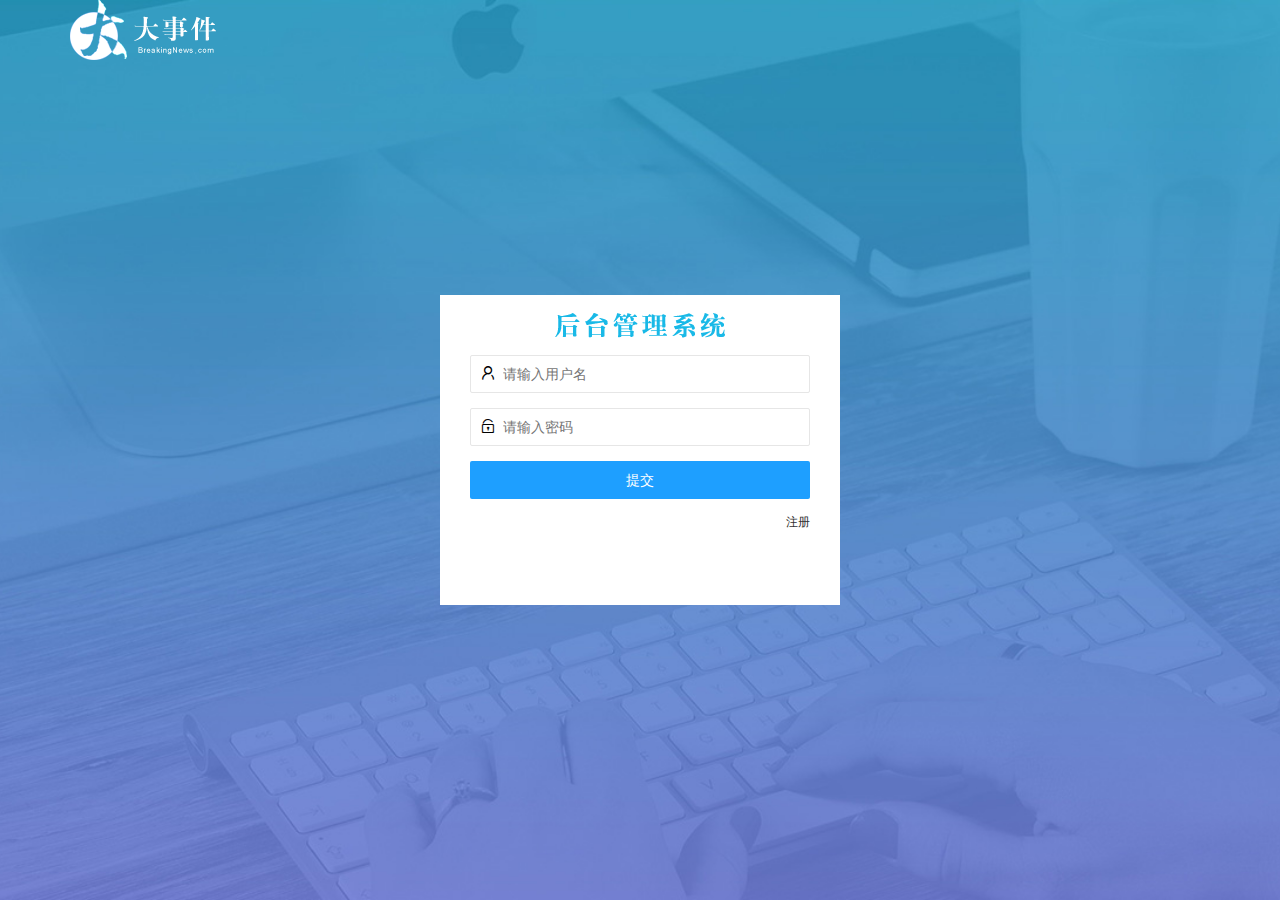
<file: login.html>
<!DOCTYPE html>
<html lang="en">
<head>
    <meta charset="UTF-8">
    <meta http-equiv="X-UA-Compatible" content="IE=edge">
    <meta name="viewport" content="width=device-width, initial-scale=1.0">
    <!-- 导入LayUI的样式 -->
    <link rel="stylesheet" href="assets/lib/layui/css/layui.css">
    <!-- 导入自己的样式表 -->
    <link rel="stylesheet" href="assets/css/login.css">
    <title>Document</title>
</head>
<body>
    <!-- 头部的Logo区域 -->
    <div class="layui-main">
        <img src="assets/images/logo.png" alt="">
    </div>

    <!-- 登录注册区域 -->
    <div class="loginAndRegBox">
        <div class="title-box"></div>
        <!-- 登录的div -->
        <div class="login-box">
            <!-- 登录的表单 -->
            <form class="layui-form login-form" action="">
                <!-- 用户名 -->
                <div class="layui-form-item">
                    <i class="layui-icon layui-icon-username" ></i> 
                    <input type="text" name="username" required  lay-verify="required|username" placeholder="请输入用户名" autocomplete="off" class="layui-input">
                </div>
                <!-- 密码 -->
                <div class="layui-form-item">
                    <i class="layui-icon layui-icon-password" ></i> 
                    <input type="password" name="password" required  lay-verify="required|password" placeholder="请输入密码" autocomplete="off" class="layui-input">
                </div>
                <!-- 登录按钮 -->
                <div class="layui-form-item">
                    <!-- 注意：表单提交按钮和普通按钮的区别，就是lay-submit属性 -->
                    <button lay-submit class="layui-btn layui-btn-normal layui-btn-fluid" >提交</button>    
                </div>
                <div class="layui-form-item links">
                    <a href="javascript:;" id="link_reg">注册</a>
                </div>
            </form>

        </div>
        <!-- 注册的div -->
        <div class="reg-box">
            <!-- 注册的表单 -->
            <form class="layui-form reg-form" action="">
                <!-- 用户名 -->
                <div class="layui-form-item">
                    <i class="layui-icon layui-icon-username" ></i> 
                    <input type="text" name="username" required  lay-verify="required|username" placeholder="请输入用户名" autocomplete="off" class="layui-input">
                </div>
                <!-- 密码 -->
                <div class="layui-form-item">
                    <i class="layui-icon layui-icon-password" ></i> 
                    <input type="password" name="password" required  lay-verify="required|password" placeholder="请输入密码" autocomplete="off" class="layui-input">
                </div>
                <!-- 再次输入密码 -->
                <div class="layui-form-item">
                    <i class="layui-icon layui-icon-password" ></i> 
                    <input type="password" name="repassword" required  lay-verify="required|repassword" placeholder="再次确定密码" autocomplete="off" class="layui-input">
                </div>
                <!-- 登录按钮 -->
                <div class="layui-form-item">
                    <!-- 注意：表单提交按钮和普通按钮的区别，就是lay-submit属性 -->
                    <button lay-submit class="layui-btn layui-btn-normal layui-btn-fluid">提交</button>    
                </div>
                <div class="layui-form-item links">
                    <a href="javascript:;" id="link_login">去登录</a>
                </div>
            </form>
        </div>
    </div>


    <script src="assets/lib/jquery.js"></script>

    <script src="assets/lib/layui/layui.all.js"></script>

    <script src="assets/js/baseAPI.js"></script>

    <script src="assets/js/login.js"></script>

</body>
</html>
</file>
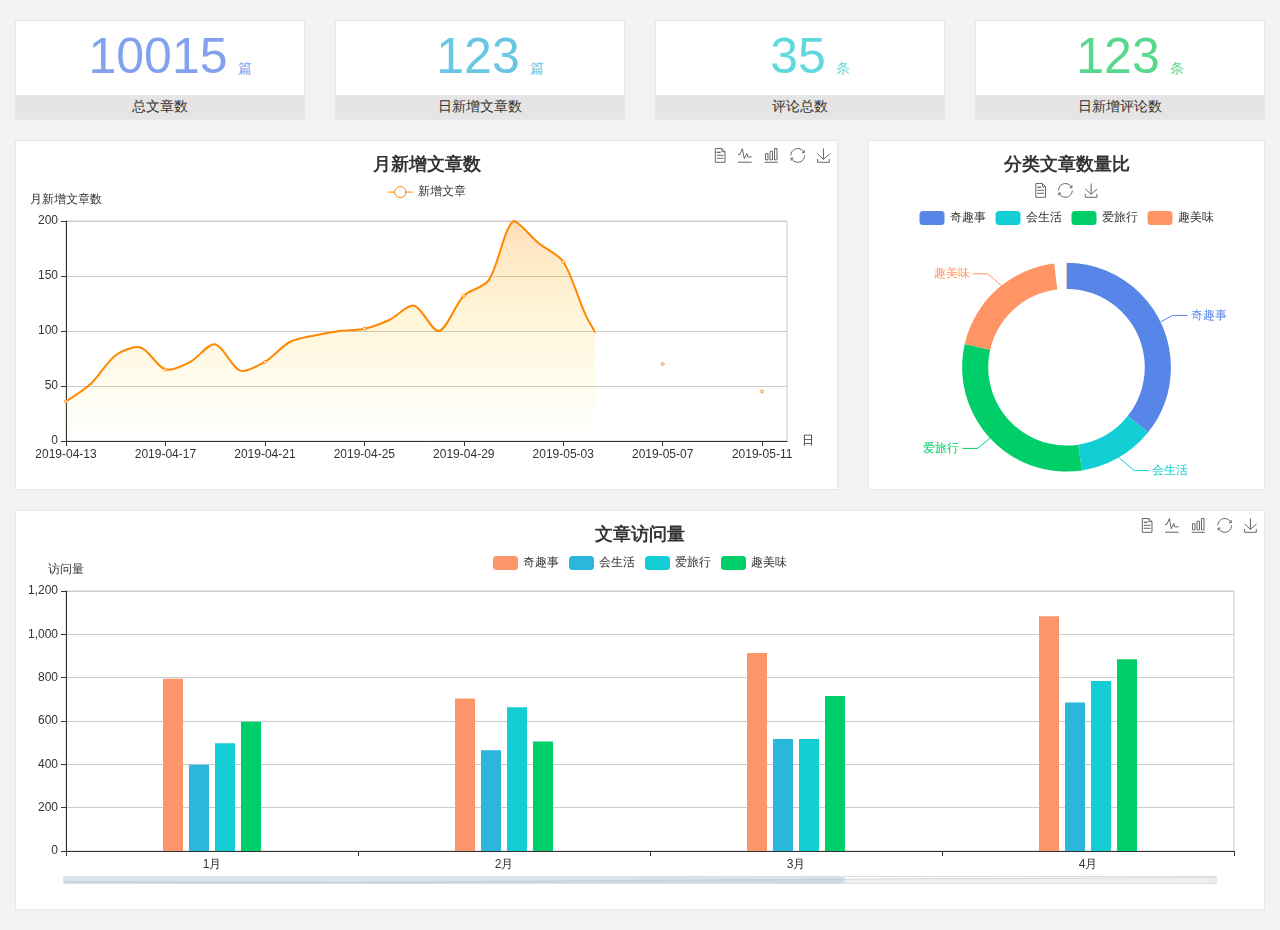
<file: home/dashboard.html>
<!DOCTYPE html>
<html lang="en">

<head>
  <meta charset="UTF-8">
  <meta name="viewport" content="width=device-width, initial-scale=1.0">
  <meta http-equiv="X-UA-Compatible" content="ie=edge">
  <title>图表统计</title>
  <link rel="stylesheet" href="../assets/lib/bootstrap.css" />
  <link rel="stylesheet" href="../assets/lib/main.css" />
  <script src="../assets/lib/jquery.js"></script>
  <script type="text/javascript" src="../assets/lib/echarts.min.js"></script>
</head>

<body>
  <div class="container-fluid">
    <div class="row spannel_list">
      <div class="col-sm-3 col-xs-6">
        <div class="spannel">
          <em>10015</em><span>篇</span>
          <b>总文章数</b>
        </div>
      </div>
      <div class="col-sm-3 col-xs-6">
        <div class="spannel scolor01">
          <em>123</em><span>篇</span>
          <b>日新增文章数</b>
        </div>
      </div>
      <div class="col-sm-3 col-xs-6">
        <div class="spannel scolor02">
          <em>35</em><span>条</span>
          <b>评论总数</b>
        </div>
      </div>
      <div class="col-sm-3 col-xs-6">
        <div class="spannel scolor03">
          <em>123</em><span>条</span>
          <b>日新增评论数</b>
        </div>
      </div>
    </div>
  </div>

  <div class="container-fluid">
    <div class="row curve-pie">
      <div class="col-lg-8 col-md-8">
        <div class="gragh_pannel" id="curve_show"></div>
      </div>
      <div class="col-lg-4 col-md-4">
        <div class="gragh_pannel" id="pie_show"></div>
      </div>
    </div>
  </div>

  <div class="container-fluid">
    <div class="column_pannel" id="column_show"></div>
  </div>

  <script>
    var oChart = echarts.init(document.getElementById('curve_show'));
    var aList_all = [
      { 'count': 36, 'date': '2019-04-13' },
      { 'count': 52, 'date': '2019-04-14' },
      { 'count': 78, 'date': '2019-04-15' },
      { 'count': 85, 'date': '2019-04-16' },
      { 'count': 65, 'date': '2019-04-17' },
      { 'count': 72, 'date': '2019-04-18' },
      { 'count': 88, 'date': '2019-04-19' },
      { 'count': 64, 'date': '2019-04-20' },
      { 'count': 72, 'date': '2019-04-21' },
      { 'count': 90, 'date': '2019-04-22' },
      { 'count': 96, 'date': '2019-04-23' },
      { 'count': 100, 'date': '2019-04-24' },
      { 'count': 102, 'date': '2019-04-25' },
      { 'count': 110, 'date': '2019-04-26' },
      { 'count': 123, 'date': '2019-04-27' },
      { 'count': 100, 'date': '2019-04-28' },
      { 'count': 132, 'date': '2019-04-29' },
      { 'count': 146, 'date': '2019-04-30' },
      { 'count': 200, 'date': '2019-05-01' },
      { 'count': 180, 'date': '2019-05-02' },
      { 'count': 163, 'date': '2019-05-03' },
      { 'count': 110, 'date': '2019-05-04' },
      { 'count': 80, 'date': '2019-05-05' },
      { 'count': 82, 'date': '2019-05-06' },
      { 'count': 70, 'date': '2019-05-07' },
      { 'count': 65, 'date': '2019-05-08' },
      { 'count': 54, 'date': '2019-05-09' },
      { 'count': 40, 'date': '2019-05-10' },
      { 'count': 45, 'date': '2019-05-11' },
      { 'count': 38, 'date': '2019-05-12' },
    ];

    let aCount = [];
    let aDate = [];

    for (var i = 0; i < aList_all.length; i++) {
      aCount.push(aList_all[i].count);
      aDate.push(aList_all[i].date);
    }

    var chartopt = {
      title: {
        text: '月新增文章数',
        left: 'center',
        top: '10'
      },
      tooltip: {
        trigger: 'axis'
      },
      legend: {
        data: ['新增文章'],
        top: '40'
      },
      toolbox: {
        show: true,
        feature: {
          mark: { show: true },
          dataView: { show: true, readOnly: false },
          magicType: { show: true, type: ['line', 'bar'] },
          restore: { show: true },
          saveAsImage: { show: true }
        }
      },
      calculable: true,
      xAxis: [
        {
          name: '日',
          type: 'category',
          boundaryGap: false,
          data: aDate
        }
      ],
      yAxis: [
        {
          name: '月新增文章数',
          type: 'value'
        }
      ],
      series: [
        {
          name: '新增文章',
          type: 'line',
          smooth: true,
          itemStyle: { normal: { areaStyle: { type: 'default' }, color: '#f80' }, lineStyle: { color: '#f80' } },
          data: aCount
        }],
      areaStyle: {
        normal: {
          color: new echarts.graphic.LinearGradient(0, 0, 0, 1, [{
            offset: 0,
            color: 'rgba(255,136,0,0.39)'
          }, {
            offset: .34,
            color: 'rgba(255,180,0,0.25)'
          }, {
            offset: 1,
            color: 'rgba(255,222,0,0.00)'
          }])

        }
      },
      grid: {
        show: true,
        x: 50,
        x2: 50,
        y: 80,
        height: 220
      }
    };

    oChart.setOption(chartopt);


    var oPie = echarts.init(document.getElementById('pie_show'));
    var oPieopt =
    {
      title: {
        top: 10,
        text: '分类文章数量比',
        x: 'center'
      },
      tooltip: {
        trigger: 'item',
        formatter: "{a} <br/>{b} : {c} ({d}%)"
      },
      color: ['#5885e8', '#13cfd5', '#00ce68', '#ff9565'],
      legend: {
        x: 'center',
        top: 65,
        data: ['奇趣事', '会生活', '爱旅行', '趣美味']
      },
      toolbox: {
        show: true,
        x: 'center',
        top: 35,
        feature: {
          mark: { show: true },
          dataView: { show: true, readOnly: false },
          magicType: {
            show: true,
            type: ['pie', 'funnel'],
            option: {
              funnel: {
                x: '25%',
                width: '50%',
                funnelAlign: 'left',
                max: 1548
              }
            }
          },
          restore: { show: true },
          saveAsImage: { show: true }
        }
      },
      calculable: true,
      series: [
        {
          name: '访问来源',
          type: 'pie',
          radius: ['45%', '60%'],
          center: ['50%', '65%'],
          data: [
            { value: 300, name: '奇趣事' },
            { value: 100, name: '会生活' },
            { value: 260, name: '爱旅行' },
            { value: 180, name: '趣美味' }
          ]
        }
      ]
    };
    oPie.setOption(oPieopt);



    var oColumn = this.echarts.init(document.getElementById('column_show'));
    var oColumnopt =
    {
      title: {
        text: '文章访问量',
        left: 'center',
        top: '10'
      },
      tooltip: {
        trigger: 'axis'
      },
      legend: {
        data: ['奇趣事', '会生活', '爱旅行', '趣美味'],
        top: '40'
      },
      toolbox: {
        show: true,
        feature: {
          mark: { show: true },
          dataView: { show: true, readOnly: false },
          magicType: { show: true, type: ['line', 'bar'] },
          restore: { show: true },
          saveAsImage: { show: true }
        }
      },
      calculable: true,
      xAxis: [
        {
          type: 'category',
          data: ['1月', '2月', '3月', '4月', '5月']
        }
      ],
      yAxis: [
        {
          name: '访问量',
          type: 'value'
        }
      ],
      series: [
        {
          name: '奇趣事',
          type: 'bar',
          barWidth: 20,
          itemStyle: {
            normal: { areaStyle: { type: 'default' }, color: '#fd956a' }
          },
          data: [800, 708, 920, 1090, 1200]
        },
        {
          name: '会生活',
          type: 'bar',
          barWidth: 20,
          itemStyle: {
            normal: { areaStyle: { type: 'default' }, color: '#2bb6db' }
          },
          data: [400, 468, 520, 690, 800]
        },
        {
          name: '爱旅行',
          type: 'bar',
          barWidth: 20,
          itemStyle: {
            normal: { areaStyle: { type: 'default' }, color: '#13cfd5' }
          },
          data: [500, 668, 520, 790, 900]
        },
        {
          name: '趣美味',
          type: 'bar',
          barWidth: 20,
          itemStyle: {
            normal: { areaStyle: { type: 'default' }, color: '#00ce68' }
          },
          data: [600, 508, 720, 890, 1000]
        }
      ],
      grid: {
        show: true,
        x: 50,
        x2: 30,
        y: 80,
        height: 260
      },
      dataZoom: [//给x轴设置滚动条
        {
          start: 0,//默认为0
          end: 100 - 1000 / 31,//默认为100
          type: 'slider',
          show: true,
          xAxisIndex: [0],
          handleSize: 0,//滑动条的 左右2个滑动条的大小
          height: 8,//组件高度
          left: 45, //左边的距离
          right: 50,//右边的距离
          bottom: 26,//右边的距离
          handleColor: '#ddd',//h滑动图标的颜色
          handleStyle: {
            borderColor: "#cacaca",
            borderWidth: "1",
            shadowBlur: 2,
            background: "#ddd",
            shadowColor: "#ddd",
          }
        }]
    };
    oColumn.setOption(oColumnopt);
  </script>
</body>

</html>
</file>
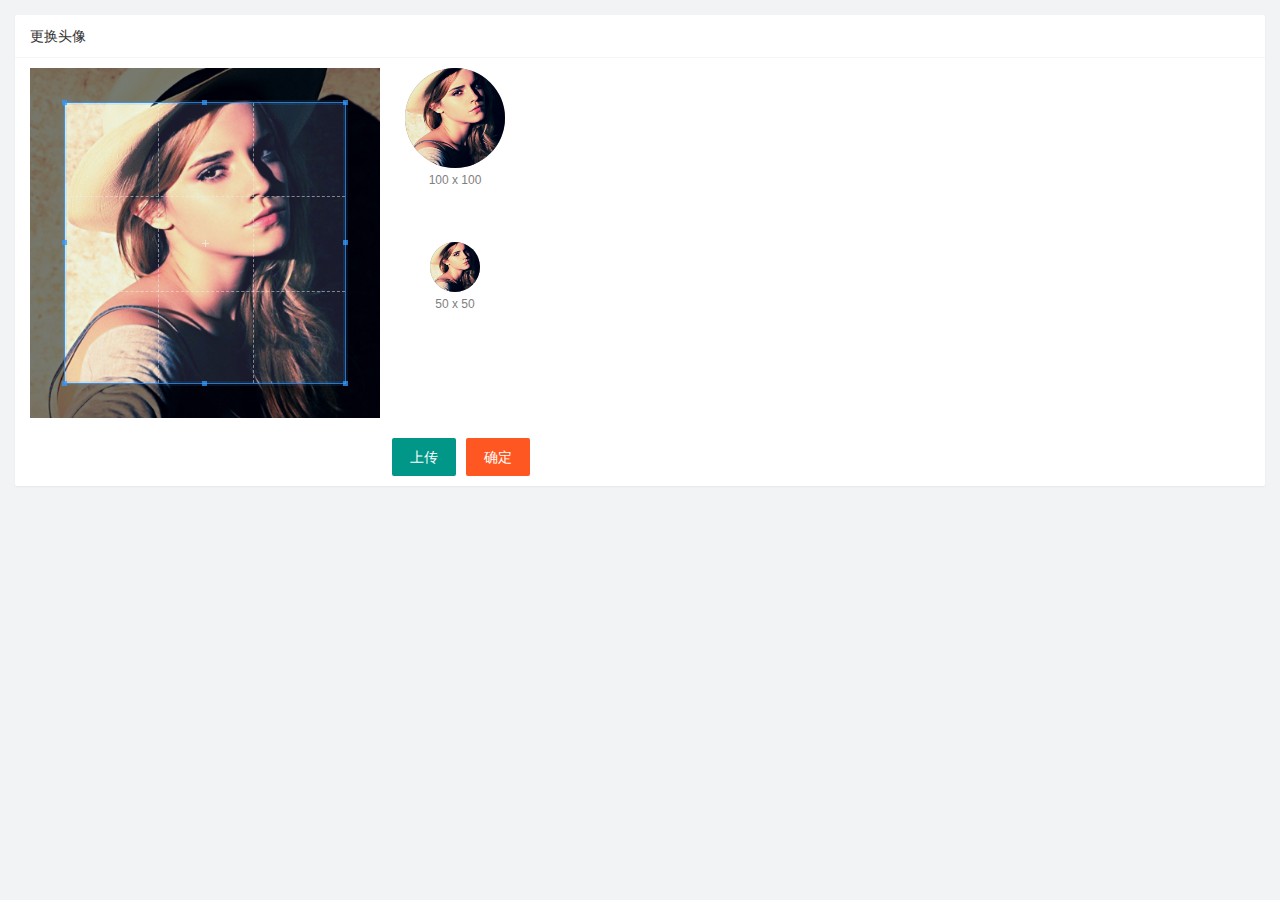
<file: user/user_avatar.html>
<!DOCTYPE html>
<html lang="en">

<head>
    <meta charset="UTF-8" />
    <meta name="viewport" content="width=device-width, initial-scale=1.0" />
    <title>Document</title>
    <link rel="stylesheet" href="/assets/lib/layui/css/layui.css" />
    <link rel="stylesheet" href="/assets/css/user_avatar.css" />
    <link rel="stylesheet" href="/assets/lib/cropper/cropper.css">
</head>

<body>
    <!-- 卡片区域 -->
    <div class="layui-card">
        <div class="layui-card-header">更换头像</div>
        <div class="layui-card-body">
            <!-- 第一行的图片裁剪和预览区域 -->
            <div class="row1">
                <!-- 图片裁剪区域 -->
                <div class="cropper-box">
                    <!-- 这个 img 标签很重要，将来会把它初始化为裁剪区域 -->
                    <img id="image" src="/assets/images/sample.jpg" />
                </div>
                <!-- 图片的预览区域 -->
                <div class="preview-box">
                    <div>
                        <!-- 宽高为 100px 的预览区域 -->
                        <div class="img-preview w100"></div>
                        <p class="size">100 x 100</p>
                    </div>
                    <div>
                        <!-- 宽高为 50px 的预览区域 -->
                        <div class="img-preview w50"></div>
                        <p class="size">50 x 50</p>
                    </div>
                </div>
            </div>
            <!-- 第二行的按钮区域 -->
            <div class="row2">
                <!-- 通过accept属性，可以指定，允许用户选择什么类型的文件 -->
                <input type="file" name="file" id="file" accept="image/png,image/jpeg">
                <button type="button" class="layui-btn" id="btnChooseImage">上传</button>
                <button type="button" class="layui-btn layui-btn-danger" id="btnUpload">确定</button>
            </div>
        </div>
    </div>

    <script src="/assets/lib/jquery.js"></script>
    <script src="/assets/lib/cropper/Cropper.js"></script>
    <script src="/assets/lib/cropper/jquery-cropper.js"></script>
    <script src="/assets/lib/layui/layui.all.js"></script>
    <script src="/assets/js/baseAPI.js"></script>
    <script src="/assets/js/user_avatar.js"></script>

</body>

</html>
</file>
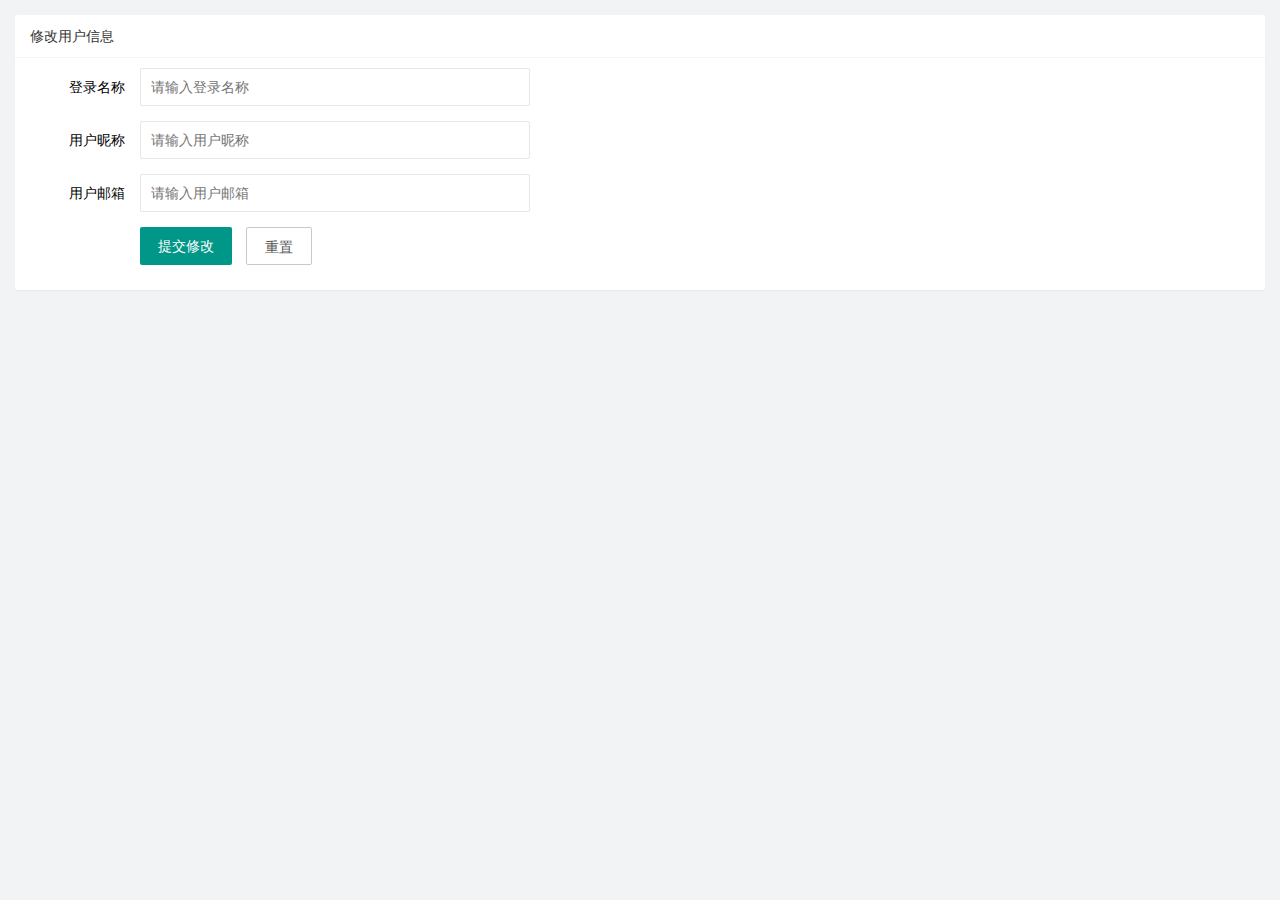
<file: user/user_info.html>
<!DOCTYPE html>
<html lang="en">
<head>
    <meta charset="UTF-8">
    <meta http-equiv="X-UA-Compatible" content="IE=edge">
    <meta name="viewport" content="width=device-width, initial-scale=1.0">
    <title>Document</title>
    <link rel="stylesheet" href="/assets/lib/layui/css/layui.css">
    <link rel="stylesheet" href="/assets/css/user_info.css">
</head>
<body>
    <div class="layui-card">
        <div class="layui-card-header">修改用户信息</div>
        <div class="layui-card-body">
            <form class="layui-form" lay-filter="formData">
                <input type="hidden" name="id" value="">
                <div class="layui-form-item">
                  <label class="layui-form-label">登录名称</label>
                  <div class="layui-input-block">
                    <input type="text" name="username" required  lay-verify="required" placeholder="请输入登录名称" autocomplete="off" class="layui-input" readonly>
                  </div>
                </div>
                <div class="layui-form-item">
                    <label class="layui-form-label">用户昵称</label>
                    <div class="layui-input-block">
                      <input type="text" name="nickname" required  lay-verify="required|nickname" placeholder="请输入用户昵称" autocomplete="off" class="layui-input">
                    </div>
                </div>
                <div class="layui-form-item">
                    <label class="layui-form-label">用户邮箱</label>
                    <div class="layui-input-block">
                      <input type="text" name="email" required  lay-verify="required|email" placeholder="请输入用户邮箱" autocomplete="off" class="layui-input">
                    </div>
                </div>
                <div class="layui-form-item">
                    <div class="layui-input-block">
                      <button class="layui-btn" lay-submit lay-filter="formDemo">提交修改</button>
                      <button type="reset" class="layui-btn layui-btn-primary" id="btnReset">重置</button>
                    </div>
                  </div>
            </form>
        </div>
      </div>

      <script src="/assets/lib/jquery.js"></script>
      <script src="/assets/lib/layui/layui.all.js"></script>
      <script src="/assets/js/baseAPI.js"></script>
      <script src="/assets/js/user_info.js"></script>
</body>
</html>
</file>
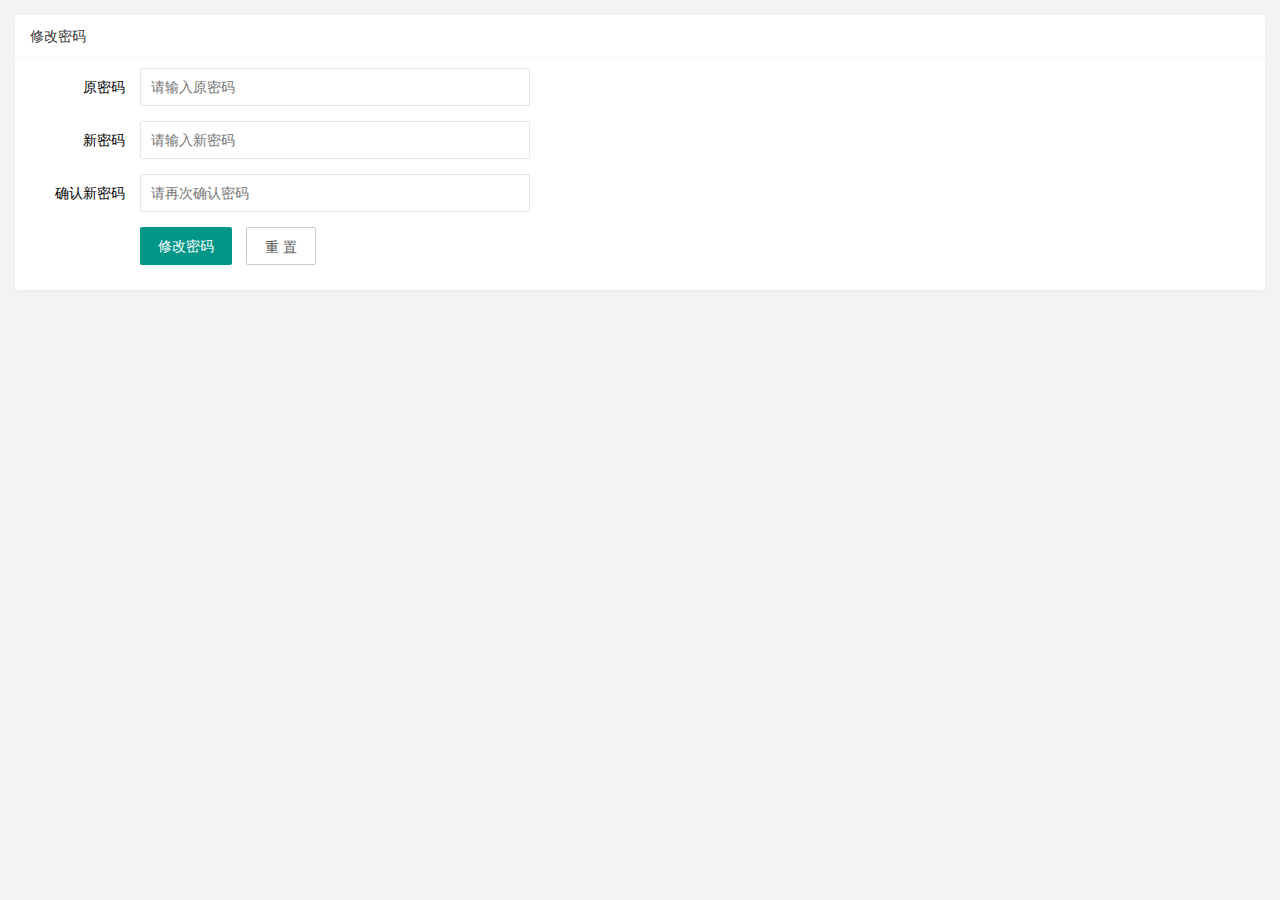
<file: user/user_pwd.html>
<!DOCTYPE html>
<html lang="en">

<head>
    <meta charset="UTF-8" />
    <meta name="viewport" content="width=device-width, initial-scale=1.0" />
    <title>Document</title>
    <link rel="stylesheet" href="/assets/lib/layui/css/layui.css" />
    <link rel="stylesheet" href="/assets/css/user_pwd.css" />
</head>

<body>
    <!-- 卡片区域 -->
    <div class="layui-card">
        <div class="layui-card-header">修改密码</div>
        <div class="layui-card-body">
            <form class="layui-form">
                <div class="layui-form-item">
                    <label class="layui-form-label">原密码</label>
                    <div class="layui-input-block">
                        <input type="password" name="oldPwd" required lay-verify="required|password" placeholder="请输入原密码"
                            autocomplete="off" class="layui-input" />
                    </div>
                </div>
                <div class="layui-form-item">
                    <label class="layui-form-label">新密码</label>
                    <div class="layui-input-block">
                        <input type="password" name="newPwd" required lay-verify="required|password|newPwd" placeholder="请输入新密码"
                            autocomplete="off" class="layui-input" />
                    </div>
                </div>
                <div class="layui-form-item">
                    <label class="layui-form-label">确认新密码</label>
                    <div class="layui-input-block">
                        <input type="password" name="rePwd" required lay-verify="required|password|repassword" placeholder="请再次确认密码"
                            autocomplete="off" class="layui-input" />
                    </div>
                </div>
                <div class="layui-form-item">
                    <div class="layui-input-block">
                        <button class="layui-btn" lay-submit lay-filter="formDemo">
                            修改密码</button>
                        <button type="reset" class="layui-btn layui-btn-primary">重
                            置</button>
                    </div>
                </div>
            </form>
        </div>
    </div>

    <script src="/assets/lib/jquery.js"></script>
    <script src="/assets/lib/layui/layui.all.js"></script>
    <script src="/assets/js/baseAPI.js"></script>
    <script src="/assets/js/user_pwd.js"></script>
</body>

</html>
</file>
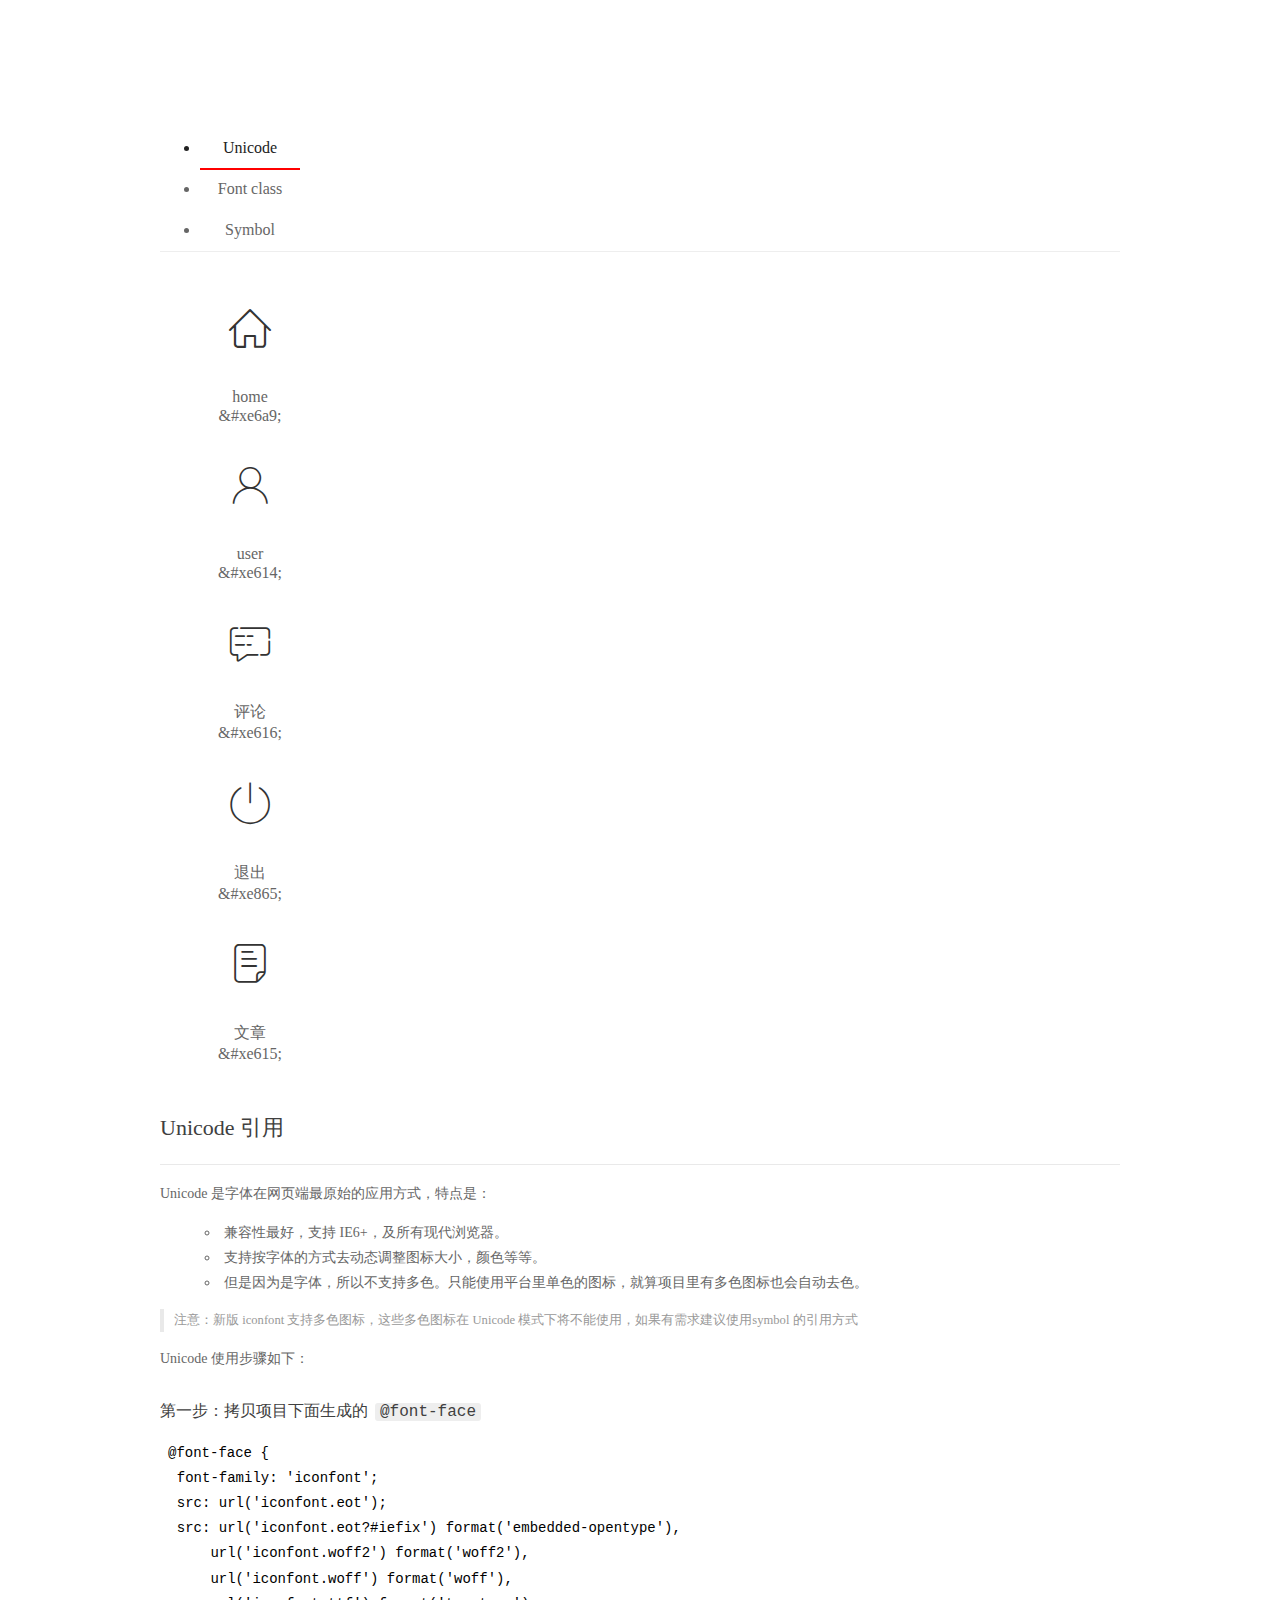
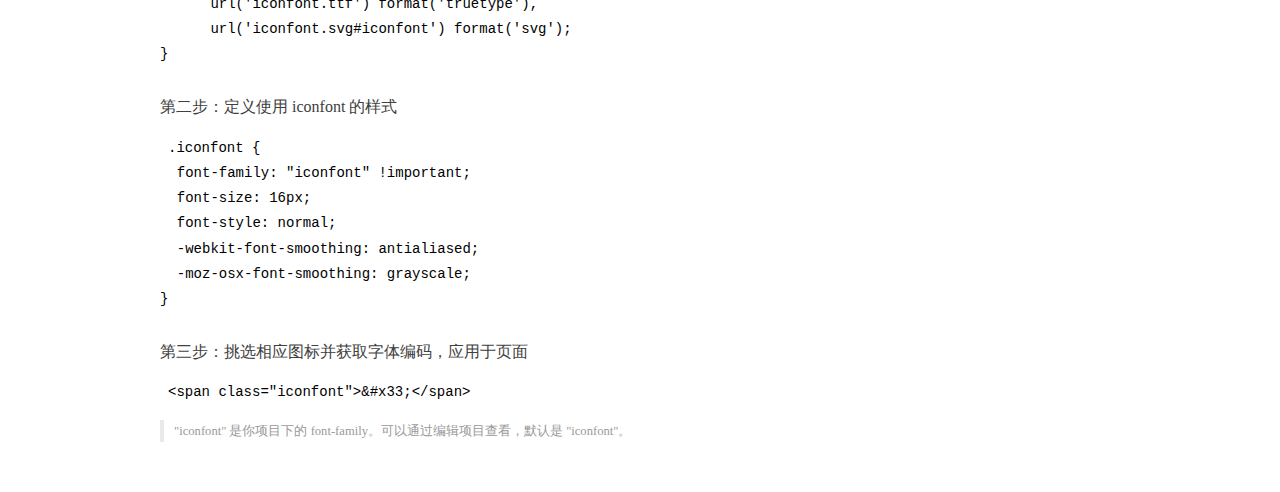
<file: assets/fonts/demo_index.html>
<!DOCTYPE html>
<html>
<head>
  <meta charset="utf-8"/>
  <title>IconFont Demo</title>
  <link rel="shortcut icon" href="https://gtms04.alicdn.com/tps/i4/TB1_oz6GVXXXXaFXpXXJDFnIXXX-64-64.ico" type="image/x-icon"/>
  <link rel="stylesheet" href="https://g.alicdn.com/thx/cube/1.3.2/cube.min.css">
  <link rel="stylesheet" href="demo.css">
  <link rel="stylesheet" href="iconfont.css">
  <script src="iconfont.js"></script>
  <!-- jQuery -->
  <script src="https://a1.alicdn.com/oss/uploads/2018/12/26/7bfddb60-08e8-11e9-9b04-53e73bb6408b.js"></script>
  <!-- 代码高亮 -->
  <script src="https://a1.alicdn.com/oss/uploads/2018/12/26/a3f714d0-08e6-11e9-8a15-ebf944d7534c.js"></script>
</head>
<body>
  <div class="main">
    <h1 class="logo"><a href="https://www.iconfont.cn/" title="iconfont 首页" target="_blank">&#xe86b;</a></h1>
    <div class="nav-tabs">
      <ul id="tabs" class="dib-box">
        <li class="dib active"><span>Unicode</span></li>
        <li class="dib"><span>Font class</span></li>
        <li class="dib"><span>Symbol</span></li>
      </ul>
      
    </div>
    <div class="tab-container">
      <div class="content unicode" style="display: block;">
          <ul class="icon_lists dib-box">
          
            <li class="dib">
              <span class="icon iconfont">&#xe6a9;</span>
                <div class="name">home</div>
                <div class="code-name">&amp;#xe6a9;</div>
              </li>
          
            <li class="dib">
              <span class="icon iconfont">&#xe614;</span>
                <div class="name">user</div>
                <div class="code-name">&amp;#xe614;</div>
              </li>
          
            <li class="dib">
              <span class="icon iconfont">&#xe616;</span>
                <div class="name">评论</div>
                <div class="code-name">&amp;#xe616;</div>
              </li>
          
            <li class="dib">
              <span class="icon iconfont">&#xe865;</span>
                <div class="name">退出</div>
                <div class="code-name">&amp;#xe865;</div>
              </li>
          
            <li class="dib">
              <span class="icon iconfont">&#xe615;</span>
                <div class="name">文章</div>
                <div class="code-name">&amp;#xe615;</div>
              </li>
          
          </ul>
          <div class="article markdown">
          <h2 id="unicode-">Unicode 引用</h2>
          <hr>

          <p>Unicode 是字体在网页端最原始的应用方式，特点是：</p>
          <ul>
            <li>兼容性最好，支持 IE6+，及所有现代浏览器。</li>
            <li>支持按字体的方式去动态调整图标大小，颜色等等。</li>
            <li>但是因为是字体，所以不支持多色。只能使用平台里单色的图标，就算项目里有多色图标也会自动去色。</li>
          </ul>
          <blockquote>
            <p>注意：新版 iconfont 支持多色图标，这些多色图标在 Unicode 模式下将不能使用，如果有需求建议使用symbol 的引用方式</p>
          </blockquote>
          <p>Unicode 使用步骤如下：</p>
          <h3 id="-font-face">第一步：拷贝项目下面生成的 <code>@font-face</code></h3>
<pre><code class="language-css"
>@font-face {
  font-family: 'iconfont';
  src: url('iconfont.eot');
  src: url('iconfont.eot?#iefix') format('embedded-opentype'),
      url('iconfont.woff2') format('woff2'),
      url('iconfont.woff') format('woff'),
      url('iconfont.ttf') format('truetype'),
      url('iconfont.svg#iconfont') format('svg');
}
</code></pre>
          <h3 id="-iconfont-">第二步：定义使用 iconfont 的样式</h3>
<pre><code class="language-css"
>.iconfont {
  font-family: "iconfont" !important;
  font-size: 16px;
  font-style: normal;
  -webkit-font-smoothing: antialiased;
  -moz-osx-font-smoothing: grayscale;
}
</code></pre>
          <h3 id="-">第三步：挑选相应图标并获取字体编码，应用于页面</h3>
<pre>
<code class="language-html"
>&lt;span class="iconfont"&gt;&amp;#x33;&lt;/span&gt;
</code></pre>
          <blockquote>
            <p>"iconfont" 是你项目下的 font-family。可以通过编辑项目查看，默认是 "iconfont"。</p>
          </blockquote>
          </div>
      </div>
      <div class="content font-class">
        <ul class="icon_lists dib-box">
          
          <li class="dib">
            <span class="icon iconfont icon-home"></span>
            <div class="name">
              home
            </div>
            <div class="code-name">.icon-home
            </div>
          </li>
          
          <li class="dib">
            <span class="icon iconfont icon-user"></span>
            <div class="name">
              user
            </div>
            <div class="code-name">.icon-user
            </div>
          </li>
          
          <li class="dib">
            <span class="icon iconfont icon-pinglun"></span>
            <div class="name">
              评论
            </div>
            <div class="code-name">.icon-pinglun
            </div>
          </li>
          
          <li class="dib">
            <span class="icon iconfont icon-tuichu"></span>
            <div class="name">
              退出
            </div>
            <div class="code-name">.icon-tuichu
            </div>
          </li>
          
          <li class="dib">
            <span class="icon iconfont icon-16"></span>
            <div class="name">
              文章
            </div>
            <div class="code-name">.icon-16
            </div>
          </li>
          
        </ul>
        <div class="article markdown">
        <h2 id="font-class-">font-class 引用</h2>
        <hr>

        <p>font-class 是 Unicode 使用方式的一种变种，主要是解决 Unicode 书写不直观，语意不明确的问题。</p>
        <p>与 Unicode 使用方式相比，具有如下特点：</p>
        <ul>
          <li>兼容性良好，支持 IE8+，及所有现代浏览器。</li>
          <li>相比于 Unicode 语意明确，书写更直观。可以很容易分辨这个 icon 是什么。</li>
          <li>因为使用 class 来定义图标，所以当要替换图标时，只需要修改 class 里面的 Unicode 引用。</li>
          <li>不过因为本质上还是使用的字体，所以多色图标还是不支持的。</li>
        </ul>
        <p>使用步骤如下：</p>
        <h3 id="-fontclass-">第一步：引入项目下面生成的 fontclass 代码：</h3>
<pre><code class="language-html">&lt;link rel="stylesheet" href="./iconfont.css"&gt;
</code></pre>
        <h3 id="-">第二步：挑选相应图标并获取类名，应用于页面：</h3>
<pre><code class="language-html">&lt;span class="iconfont icon-xxx"&gt;&lt;/span&gt;
</code></pre>
        <blockquote>
          <p>"
            iconfont" 是你项目下的 font-family。可以通过编辑项目查看，默认是 "iconfont"。</p>
        </blockquote>
      </div>
      </div>
      <div class="content symbol">
          <ul class="icon_lists dib-box">
          
            <li class="dib">
                <svg class="icon svg-icon" aria-hidden="true">
                  <use xlink:href="#icon-home"></use>
                </svg>
                <div class="name">home</div>
                <div class="code-name">#icon-home</div>
            </li>
          
            <li class="dib">
                <svg class="icon svg-icon" aria-hidden="true">
                  <use xlink:href="#icon-user"></use>
                </svg>
                <div class="name">user</div>
                <div class="code-name">#icon-user</div>
            </li>
          
            <li class="dib">
                <svg class="icon svg-icon" aria-hidden="true">
                  <use xlink:href="#icon-pinglun"></use>
                </svg>
                <div class="name">评论</div>
                <div class="code-name">#icon-pinglun</div>
            </li>
          
            <li class="dib">
                <svg class="icon svg-icon" aria-hidden="true">
                  <use xlink:href="#icon-tuichu"></use>
                </svg>
                <div class="name">退出</div>
                <div class="code-name">#icon-tuichu</div>
            </li>
          
            <li class="dib">
                <svg class="icon svg-icon" aria-hidden="true">
                  <use xlink:href="#icon-16"></use>
                </svg>
                <div class="name">文章</div>
                <div class="code-name">#icon-16</div>
            </li>
          
          </ul>
          <div class="article markdown">
          <h2 id="symbol-">Symbol 引用</h2>
          <hr>

          <p>这是一种全新的使用方式，应该说这才是未来的主流，也是平台目前推荐的用法。相关介绍可以参考这篇<a href="">文章</a>
            这种用法其实是做了一个 SVG 的集合，与另外两种相比具有如下特点：</p>
          <ul>
            <li>支持多色图标了，不再受单色限制。</li>
            <li>通过一些技巧，支持像字体那样，通过 <code>font-size</code>, <code>color</code> 来调整样式。</li>
            <li>兼容性较差，支持 IE9+，及现代浏览器。</li>
            <li>浏览器渲染 SVG 的性能一般，还不如 png。</li>
          </ul>
          <p>使用步骤如下：</p>
          <h3 id="-symbol-">第一步：引入项目下面生成的 symbol 代码：</h3>
<pre><code class="language-html">&lt;script src="./iconfont.js"&gt;&lt;/script&gt;
</code></pre>
          <h3 id="-css-">第二步：加入通用 CSS 代码（引入一次就行）：</h3>
<pre><code class="language-html">&lt;style&gt;
.icon {
  width: 1em;
  height: 1em;
  vertical-align: -0.15em;
  fill: currentColor;
  overflow: hidden;
}
&lt;/style&gt;
</code></pre>
          <h3 id="-">第三步：挑选相应图标并获取类名，应用于页面：</h3>
<pre><code class="language-html">&lt;svg class="icon" aria-hidden="true"&gt;
  &lt;use xlink:href="#icon-xxx"&gt;&lt;/use&gt;
&lt;/svg&gt;
</code></pre>
          </div>
      </div>

    </div>
  </div>
  <script>
  $(document).ready(function () {
      $('.tab-container .content:first').show()

      $('#tabs li').click(function (e) {
        var tabContent = $('.tab-container .content')
        var index = $(this).index()

        if ($(this).hasClass('active')) {
          return
        } else {
          $('#tabs li').removeClass('active')
          $(this).addClass('active')

          tabContent.hide().eq(index).fadeIn()
        }
      })
    })
  </script>
</body>
</html>
</file>
<file: assets/lib/layui/css/layui.css>
/** layui-v2.5.5 MIT License By https://www.layui.com */
 .layui-inline,img{display:inline-block;vertical-align:middle}h1,h2,h3,h4,h5,h6{font-weight:400}.layui-edge,.layui-header,.layui-inline,.layui-main{position:relative}.layui-body,.layui-edge,.layui-elip{overflow:hidden}.layui-btn,.layui-edge,.layui-inline,img{vertical-align:middle}.layui-btn,.layui-disabled,.layui-icon,.layui-unselect{-moz-user-select:none;-webkit-user-select:none;-ms-user-select:none}.layui-elip,.layui-form-checkbox span,.layui-form-pane .layui-form-label{text-overflow:ellipsis;white-space:nowrap}.layui-breadcrumb,.layui-tree-btnGroup{visibility:hidden}blockquote,body,button,dd,div,dl,dt,form,h1,h2,h3,h4,h5,h6,input,li,ol,p,pre,td,textarea,th,ul{margin:0;padding:0;-webkit-tap-highlight-color:rgba(0,0,0,0)}a:active,a:hover{outline:0}img{border:none}li{list-style:none}table{border-collapse:collapse;border-spacing:0}h4,h5,h6{font-size:100%}button,input,optgroup,option,select,textarea{font-family:inherit;font-size:inherit;font-style:inherit;font-weight:inherit;outline:0}pre{white-space:pre-wrap;white-space:-moz-pre-wrap;white-space:-pre-wrap;white-space:-o-pre-wrap;word-wrap:break-word}body{line-height:24px;font:14px Helvetica Neue,Helvetica,PingFang SC,Tahoma,Arial,sans-serif}hr{height:1px;margin:10px 0;border:0;clear:both}a{color:#333;text-decoration:none}a:hover{color:#777}a cite{font-style:normal;*cursor:pointer}.layui-border-box,.layui-border-box *{box-sizing:border-box}.layui-box,.layui-box *{box-sizing:content-box}.layui-clear{clear:both;*zoom:1}.layui-clear:after{content:'\20';clear:both;*zoom:1;display:block;height:0}.layui-inline{*display:inline;*zoom:1}.layui-edge{display:inline-block;width:0;height:0;border-width:6px;border-style:dashed;border-color:transparent}.layui-edge-top{top:-4px;border-bottom-color:#999;border-bottom-style:solid}.layui-edge-right{border-left-color:#999;border-left-style:solid}.layui-edge-bottom{top:2px;border-top-color:#999;border-top-style:solid}.layui-edge-left{border-right-color:#999;border-right-style:solid}.layui-disabled,.layui-disabled:hover{color:#d2d2d2!important;cursor:not-allowed!important}.layui-circle{border-radius:100%}.layui-show{display:block!important}.layui-hide{display:none!important}@font-face{font-family:layui-icon;src:url(../font/iconfont.eot?v=250);src:url(../font/iconfont.eot?v=250#iefix) format('embedded-opentype'),url(../font/iconfont.woff2?v=250) format('woff2'),url(../font/iconfont.woff?v=250) format('woff'),url(../font/iconfont.ttf?v=250) format('truetype'),url(../font/iconfont.svg?v=250#layui-icon) format('svg')}.layui-icon{font-family:layui-icon!important;font-size:16px;font-style:normal;-webkit-font-smoothing:antialiased;-moz-osx-font-smoothing:grayscale}.layui-icon-reply-fill:before{content:"\e611"}.layui-icon-set-fill:before{content:"\e614"}.layui-icon-menu-fill:before{content:"\e60f"}.layui-icon-search:before{content:"\e615"}.layui-icon-share:before{content:"\e641"}.layui-icon-set-sm:before{content:"\e620"}.layui-icon-engine:before{content:"\e628"}.layui-icon-close:before{content:"\1006"}.layui-icon-close-fill:before{content:"\1007"}.layui-icon-chart-screen:before{content:"\e629"}.layui-icon-star:before{content:"\e600"}.layui-icon-circle-dot:before{content:"\e617"}.layui-icon-chat:before{content:"\e606"}.layui-icon-release:before{content:"\e609"}.layui-icon-list:before{content:"\e60a"}.layui-icon-chart:before{content:"\e62c"}.layui-icon-ok-circle:before{content:"\1005"}.layui-icon-layim-theme:before{content:"\e61b"}.layui-icon-table:before{content:"\e62d"}.layui-icon-right:before{content:"\e602"}.layui-icon-left:before{content:"\e603"}.layui-icon-cart-simple:before{content:"\e698"}.layui-icon-face-cry:before{content:"\e69c"}.layui-icon-face-smile:before{content:"\e6af"}.layui-icon-survey:before{content:"\e6b2"}.layui-icon-tree:before{content:"\e62e"}.layui-icon-upload-circle:before{content:"\e62f"}.layui-icon-add-circle:before{content:"\e61f"}.layui-icon-download-circle:before{content:"\e601"}.layui-icon-templeate-1:before{content:"\e630"}.layui-icon-util:before{content:"\e631"}.layui-icon-face-surprised:before{content:"\e664"}.layui-icon-edit:before{content:"\e642"}.layui-icon-speaker:before{content:"\e645"}.layui-icon-down:before{content:"\e61a"}.layui-icon-file:before{content:"\e621"}.layui-icon-layouts:before{content:"\e632"}.layui-icon-rate-half:before{content:"\e6c9"}.layui-icon-add-circle-fine:before{content:"\e608"}.layui-icon-prev-circle:before{content:"\e633"}.layui-icon-read:before{content:"\e705"}.layui-icon-404:before{content:"\e61c"}.layui-icon-carousel:before{content:"\e634"}.layui-icon-help:before{content:"\e607"}.layui-icon-code-circle:before{content:"\e635"}.layui-icon-water:before{content:"\e636"}.layui-icon-username:before{content:"\e66f"}.layui-icon-find-fill:before{content:"\e670"}.layui-icon-about:before{content:"\e60b"}.layui-icon-location:before{content:"\e715"}.layui-icon-up:before{content:"\e619"}.layui-icon-pause:before{content:"\e651"}.layui-icon-date:before{content:"\e637"}.layui-icon-layim-uploadfile:before{content:"\e61d"}.layui-icon-delete:before{content:"\e640"}.layui-icon-play:before{content:"\e652"}.layui-icon-top:before{content:"\e604"}.layui-icon-friends:before{content:"\e612"}.layui-icon-refresh-3:before{content:"\e9aa"}.layui-icon-ok:before{content:"\e605"}.layui-icon-layer:before{content:"\e638"}.layui-icon-face-smile-fine:before{content:"\e60c"}.layui-icon-dollar:before{content:"\e659"}.layui-icon-group:before{content:"\e613"}.layui-icon-layim-download:before{content:"\e61e"}.layui-icon-picture-fine:before{content:"\e60d"}.layui-icon-link:before{content:"\e64c"}.layui-icon-diamond:before{content:"\e735"}.layui-icon-log:before{content:"\e60e"}.layui-icon-rate-solid:before{content:"\e67a"}.layui-icon-fonts-del:before{content:"\e64f"}.layui-icon-unlink:before{content:"\e64d"}.layui-icon-fonts-clear:before{content:"\e639"}.layui-icon-triangle-r:before{content:"\e623"}.layui-icon-circle:before{content:"\e63f"}.layui-icon-radio:before{content:"\e643"}.layui-icon-align-center:before{content:"\e647"}.layui-icon-align-right:before{content:"\e648"}.layui-icon-align-left:before{content:"\e649"}.layui-icon-loading-1:before{content:"\e63e"}.layui-icon-return:before{content:"\e65c"}.layui-icon-fonts-strong:before{content:"\e62b"}.layui-icon-upload:before{content:"\e67c"}.layui-icon-dialogue:before{content:"\e63a"}.layui-icon-video:before{content:"\e6ed"}.layui-icon-headset:before{content:"\e6fc"}.layui-icon-cellphone-fine:before{content:"\e63b"}.layui-icon-add-1:before{content:"\e654"}.layui-icon-face-smile-b:before{content:"\e650"}.layui-icon-fonts-html:before{content:"\e64b"}.layui-icon-form:before{content:"\e63c"}.layui-icon-cart:before{content:"\e657"}.layui-icon-camera-fill:before{content:"\e65d"}.layui-icon-tabs:before{content:"\e62a"}.layui-icon-fonts-code:before{content:"\e64e"}.layui-icon-fire:before{content:"\e756"}.layui-icon-set:before{content:"\e716"}.layui-icon-fonts-u:before{content:"\e646"}.layui-icon-triangle-d:before{content:"\e625"}.layui-icon-tips:before{content:"\e702"}.layui-icon-picture:before{content:"\e64a"}.layui-icon-more-vertical:before{content:"\e671"}.layui-icon-flag:before{content:"\e66c"}.layui-icon-loading:before{content:"\e63d"}.layui-icon-fonts-i:before{content:"\e644"}.layui-icon-refresh-1:before{content:"\e666"}.layui-icon-rmb:before{content:"\e65e"}.layui-icon-home:before{content:"\e68e"}.layui-icon-user:before{content:"\e770"}.layui-icon-notice:before{content:"\e667"}.layui-icon-login-weibo:before{content:"\e675"}.layui-icon-voice:before{content:"\e688"}.layui-icon-upload-drag:before{content:"\e681"}.layui-icon-login-qq:before{content:"\e676"}.layui-icon-snowflake:before{content:"\e6b1"}.layui-icon-file-b:before{content:"\e655"}.layui-icon-template:before{content:"\e663"}.layui-icon-auz:before{content:"\e672"}.layui-icon-console:before{content:"\e665"}.layui-icon-app:before{content:"\e653"}.layui-icon-prev:before{content:"\e65a"}.layui-icon-website:before{content:"\e7ae"}.layui-icon-next:before{content:"\e65b"}.layui-icon-component:before{content:"\e857"}.layui-icon-more:before{content:"\e65f"}.layui-icon-login-wechat:before{content:"\e677"}.layui-icon-shrink-right:before{content:"\e668"}.layui-icon-spread-left:before{content:"\e66b"}.layui-icon-camera:before{content:"\e660"}.layui-icon-note:before{content:"\e66e"}.layui-icon-refresh:before{content:"\e669"}.layui-icon-female:before{content:"\e661"}.layui-icon-male:before{content:"\e662"}.layui-icon-password:before{content:"\e673"}.layui-icon-senior:before{content:"\e674"}.layui-icon-theme:before{content:"\e66a"}.layui-icon-tread:before{content:"\e6c5"}.layui-icon-praise:before{content:"\e6c6"}.layui-icon-star-fill:before{content:"\e658"}.layui-icon-rate:before{content:"\e67b"}.layui-icon-template-1:before{content:"\e656"}.layui-icon-vercode:before{content:"\e679"}.layui-icon-cellphone:before{content:"\e678"}.layui-icon-screen-full:before{content:"\e622"}.layui-icon-screen-restore:before{content:"\e758"}.layui-icon-cols:before{content:"\e610"}.layui-icon-export:before{content:"\e67d"}.layui-icon-print:before{content:"\e66d"}.layui-icon-slider:before{content:"\e714"}.layui-icon-addition:before{content:"\e624"}.layui-icon-subtraction:before{content:"\e67e"}.layui-icon-service:before{content:"\e626"}.layui-icon-transfer:before{content:"\e691"}.layui-main{width:1140px;margin:0 auto}.layui-header{z-index:1000;height:60px}.layui-header a:hover{transition:all .5s;-webkit-transition:all .5s}.layui-side{position:fixed;left:0;top:0;bottom:0;z-index:999;width:200px;overflow-x:hidden}.layui-side-scroll{position:relative;width:220px;height:100%;overflow-x:hidden}.layui-body{position:absolute;left:200px;right:0;top:0;bottom:0;z-index:998;width:auto;overflow-y:auto;box-sizing:border-box}.layui-layout-body{overflow:hidden}.layui-layout-admin .layui-header{background-color:#23262E}.layui-layout-admin .layui-side{top:60px;width:200px;overflow-x:hidden}.layui-layout-admin .layui-body{position:fixed;top:60px;bottom:44px}.layui-layout-admin .layui-main{width:auto;margin:0 15px}.layui-layout-admin .layui-footer{position:fixed;left:200px;right:0;bottom:0;height:44px;line-height:44px;padding:0 15px;background-color:#eee}.layui-layout-admin .layui-logo{position:absolute;left:0;top:0;width:200px;height:100%;line-height:60px;text-align:center;color:#009688;font-size:16px}.layui-layout-admin .layui-header .layui-nav{background:0 0}.layui-layout-left{position:absolute!important;left:200px;top:0}.layui-layout-right{position:absolute!important;right:0;top:0}.layui-container{position:relative;margin:0 auto;padding:0 15px;box-sizing:border-box}.layui-fluid{position:relative;margin:0 auto;padding:0 15px}.layui-row:after,.layui-row:before{content:'';display:block;clear:both}.layui-col-lg1,.layui-col-lg10,.layui-col-lg11,.layui-col-lg12,.layui-col-lg2,.layui-col-lg3,.layui-col-lg4,.layui-col-lg5,.layui-col-lg6,.layui-col-lg7,.layui-col-lg8,.layui-col-lg9,.layui-col-md1,.layui-col-md10,.layui-col-md11,.layui-col-md12,.layui-col-md2,.layui-col-md3,.layui-col-md4,.layui-col-md5,.layui-col-md6,.layui-col-md7,.layui-col-md8,.layui-col-md9,.layui-col-sm1,.layui-col-sm10,.layui-col-sm11,.layui-col-sm12,.layui-col-sm2,.layui-col-sm3,.layui-col-sm4,.layui-col-sm5,.layui-col-sm6,.layui-col-sm7,.layui-col-sm8,.layui-col-sm9,.layui-col-xs1,.layui-col-xs10,.layui-col-xs11,.layui-col-xs12,.layui-col-xs2,.layui-col-xs3,.layui-col-xs4,.layui-col-xs5,.layui-col-xs6,.layui-col-xs7,.layui-col-xs8,.layui-col-xs9{position:relative;display:block;box-sizing:border-box}.layui-col-xs1,.layui-col-xs10,.layui-col-xs11,.layui-col-xs12,.layui-col-xs2,.layui-col-xs3,.layui-col-xs4,.layui-col-xs5,.layui-col-xs6,.layui-col-xs7,.layui-col-xs8,.layui-col-xs9{float:left}.layui-col-xs1{width:8.33333333%}.layui-col-xs2{width:16.66666667%}.layui-col-xs3{width:25%}.layui-col-xs4{width:33.33333333%}.layui-col-xs5{width:41.66666667%}.layui-col-xs6{width:50%}.layui-col-xs7{width:58.33333333%}.layui-col-xs8{width:66.66666667%}.layui-col-xs9{width:75%}.layui-col-xs10{width:83.33333333%}.layui-col-xs11{width:91.66666667%}.layui-col-xs12{width:100%}.layui-col-xs-offset1{margin-left:8.33333333%}.layui-col-xs-offset2{margin-left:16.66666667%}.layui-col-xs-offset3{margin-left:25%}.layui-col-xs-offset4{margin-left:33.33333333%}.layui-col-xs-offset5{margin-left:41.66666667%}.layui-col-xs-offset6{margin-left:50%}.layui-col-xs-offset7{margin-left:58.33333333%}.layui-col-xs-offset8{margin-left:66.66666667%}.layui-col-xs-offset9{margin-left:75%}.layui-col-xs-offset10{margin-left:83.33333333%}.layui-col-xs-offset11{margin-left:91.66666667%}.layui-col-xs-offset12{margin-left:100%}@media screen and (max-width:768px){.layui-hide-xs{display:none!important}.layui-show-xs-block{display:block!important}.layui-show-xs-inline{display:inline!important}.layui-show-xs-inline-block{display:inline-block!important}}@media screen and (min-width:768px){.layui-container{width:750px}.layui-hide-sm{display:none!important}.layui-show-sm-block{display:block!important}.layui-show-sm-inline{display:inline!important}.layui-show-sm-inline-block{display:inline-block!important}.layui-col-sm1,.layui-col-sm10,.layui-col-sm11,.layui-col-sm12,.layui-col-sm2,.layui-col-sm3,.layui-col-sm4,.layui-col-sm5,.layui-col-sm6,.layui-col-sm7,.layui-col-sm8,.layui-col-sm9{float:left}.layui-col-sm1{width:8.33333333%}.layui-col-sm2{width:16.66666667%}.layui-col-sm3{width:25%}.layui-col-sm4{width:33.33333333%}.layui-col-sm5{width:41.66666667%}.layui-col-sm6{width:50%}.layui-col-sm7{width:58.33333333%}.layui-col-sm8{width:66.66666667%}.layui-col-sm9{width:75%}.layui-col-sm10{width:83.33333333%}.layui-col-sm11{width:91.66666667%}.layui-col-sm12{width:100%}.layui-col-sm-offset1{margin-left:8.33333333%}.layui-col-sm-offset2{margin-left:16.66666667%}.layui-col-sm-offset3{margin-left:25%}.layui-col-sm-offset4{margin-left:33.33333333%}.layui-col-sm-offset5{margin-left:41.66666667%}.layui-col-sm-offset6{margin-left:50%}.layui-col-sm-offset7{margin-left:58.33333333%}.layui-col-sm-offset8{margin-left:66.66666667%}.layui-col-sm-offset9{margin-left:75%}.layui-col-sm-offset10{margin-left:83.33333333%}.layui-col-sm-offset11{margin-left:91.66666667%}.layui-col-sm-offset12{margin-left:100%}}@media screen and (min-width:992px){.layui-container{width:970px}.layui-hide-md{display:none!important}.layui-show-md-block{display:block!important}.layui-show-md-inline{display:inline!important}.layui-show-md-inline-block{display:inline-block!important}.layui-col-md1,.layui-col-md10,.layui-col-md11,.layui-col-md12,.layui-col-md2,.layui-col-md3,.layui-col-md4,.layui-col-md5,.layui-col-md6,.layui-col-md7,.layui-col-md8,.layui-col-md9{float:left}.layui-col-md1{width:8.33333333%}.layui-col-md2{width:16.66666667%}.layui-col-md3{width:25%}.layui-col-md4{width:33.33333333%}.layui-col-md5{width:41.66666667%}.layui-col-md6{width:50%}.layui-col-md7{width:58.33333333%}.layui-col-md8{width:66.66666667%}.layui-col-md9{width:75%}.layui-col-md10{width:83.33333333%}.layui-col-md11{width:91.66666667%}.layui-col-md12{width:100%}.layui-col-md-offset1{margin-left:8.33333333%}.layui-col-md-offset2{margin-left:16.66666667%}.layui-col-md-offset3{margin-left:25%}.layui-col-md-offset4{margin-left:33.33333333%}.layui-col-md-offset5{margin-left:41.66666667%}.layui-col-md-offset6{margin-left:50%}.layui-col-md-offset7{margin-left:58.33333333%}.layui-col-md-offset8{margin-left:66.66666667%}.layui-col-md-offset9{margin-left:75%}.layui-col-md-offset10{margin-left:83.33333333%}.layui-col-md-offset11{margin-left:91.66666667%}.layui-col-md-offset12{margin-left:100%}}@media screen and (min-width:1200px){.layui-container{width:1170px}.layui-hide-lg{display:none!important}.layui-show-lg-block{display:block!important}.layui-show-lg-inline{display:inline!important}.layui-show-lg-inline-block{display:inline-block!important}.layui-col-lg1,.layui-col-lg10,.layui-col-lg11,.layui-col-lg12,.layui-col-lg2,.layui-col-lg3,.layui-col-lg4,.layui-col-lg5,.layui-col-lg6,.layui-col-lg7,.layui-col-lg8,.layui-col-lg9{float:left}.layui-col-lg1{width:8.33333333%}.layui-col-lg2{width:16.66666667%}.layui-col-lg3{width:25%}.layui-col-lg4{width:33.33333333%}.layui-col-lg5{width:41.66666667%}.layui-col-lg6{width:50%}.layui-col-lg7{width:58.33333333%}.layui-col-lg8{width:66.66666667%}.layui-col-lg9{width:75%}.layui-col-lg10{width:83.33333333%}.layui-col-lg11{width:91.66666667%}.layui-col-lg12{width:100%}.layui-col-lg-offset1{margin-left:8.33333333%}.layui-col-lg-offset2{margin-left:16.66666667%}.layui-col-lg-offset3{margin-left:25%}.layui-col-lg-offset4{margin-left:33.33333333%}.layui-col-lg-offset5{margin-left:41.66666667%}.layui-col-lg-offset6{margin-left:50%}.layui-col-lg-offset7{margin-left:58.33333333%}.layui-col-lg-offset8{margin-left:66.66666667%}.layui-col-lg-offset9{margin-left:75%}.layui-col-lg-offset10{margin-left:83.33333333%}.layui-col-lg-offset11{margin-left:91.66666667%}.layui-col-lg-offset12{margin-left:100%}}.layui-col-space1{margin:-.5px}.layui-col-space1>*{padding:.5px}.layui-col-space3{margin:-1.5px}.layui-col-space3>*{padding:1.5px}.layui-col-space5{margin:-2.5px}.layui-col-space5>*{padding:2.5px}.layui-col-space8{margin:-3.5px}.layui-col-space8>*{padding:3.5px}.layui-col-space10{margin:-5px}.layui-col-space10>*{padding:5px}.layui-col-space12{margin:-6px}.layui-col-space12>*{padding:6px}.layui-col-space15{margin:-7.5px}.layui-col-space15>*{padding:7.5px}.layui-col-space18{margin:-9px}.layui-col-space18>*{padding:9px}.layui-col-space20{margin:-10px}.layui-col-space20>*{padding:10px}.layui-col-space22{margin:-11px}.layui-col-space22>*{padding:11px}.layui-col-space25{margin:-12.5px}.layui-col-space25>*{padding:12.5px}.layui-col-space30{margin:-15px}.layui-col-space30>*{padding:15px}.layui-btn,.layui-input,.layui-select,.layui-textarea,.layui-upload-button{outline:0;-webkit-appearance:none;transition:all .3s;-webkit-transition:all .3s;box-sizing:border-box}.layui-elem-quote{margin-bottom:10px;padding:15px;line-height:22px;border-left:5px solid #009688;border-radius:0 2px 2px 0;background-color:#f2f2f2}.layui-quote-nm{border-style:solid;border-width:1px 1px 1px 5px;background:0 0}.layui-elem-field{margin-bottom:10px;padding:0;border-width:1px;border-style:solid}.layui-elem-field legend{margin-left:20px;padding:0 10px;font-size:20px;font-weight:300}.layui-field-title{margin:10px 0 20px;border-width:1px 0 0}.layui-field-box{padding:10px 15px}.layui-field-title .layui-field-box{padding:10px 0}.layui-progress{position:relative;height:6px;border-radius:20px;background-color:#e2e2e2}.layui-progress-bar{position:absolute;left:0;top:0;width:0;max-width:100%;height:6px;border-radius:20px;text-align:right;background-color:#5FB878;transition:all .3s;-webkit-transition:all .3s}.layui-progress-big,.layui-progress-big .layui-progress-bar{height:18px;line-height:18px}.layui-progress-text{position:relative;top:-20px;line-height:18px;font-size:12px;color:#666}.layui-progress-big .layui-progress-text{position:static;padding:0 10px;color:#fff}.layui-collapse{border-width:1px;border-style:solid;border-radius:2px}.layui-colla-content,.layui-colla-item{border-top-width:1px;border-top-style:solid}.layui-colla-item:first-child{border-top:none}.layui-colla-title{position:relative;height:42px;line-height:42px;padding:0 15px 0 35px;color:#333;background-color:#f2f2f2;cursor:pointer;font-size:14px;overflow:hidden}.layui-colla-content{display:none;padding:10px 15px;line-height:22px;color:#666}.layui-colla-icon{position:absolute;left:15px;top:0;font-size:14px}.layui-card{margin-bottom:15px;border-radius:2px;background-color:#fff;box-shadow:0 1px 2px 0 rgba(0,0,0,.05)}.layui-card:last-child{margin-bottom:0}.layui-card-header{position:relative;height:42px;line-height:42px;padding:0 15px;border-bottom:1px solid #f6f6f6;color:#333;border-radius:2px 2px 0 0;font-size:14px}.layui-bg-black,.layui-bg-blue,.layui-bg-cyan,.layui-bg-green,.layui-bg-orange,.layui-bg-red{color:#fff!important}.layui-card-body{position:relative;padding:10px 15px;line-height:24px}.layui-card-body[pad15]{padding:15px}.layui-card-body[pad20]{padding:20px}.layui-card-body .layui-table{margin:5px 0}.layui-card .layui-tab{margin:0}.layui-panel-window{position:relative;padding:15px;border-radius:0;border-top:5px solid #E6E6E6;background-color:#fff}.layui-auxiliar-moving{position:fixed;left:0;right:0;top:0;bottom:0;width:100%;height:100%;background:0 0;z-index:9999999999}.layui-form-label,.layui-form-mid,.layui-form-select,.layui-input-block,.layui-input-inline,.layui-textarea{position:relative}.layui-bg-red{background-color:#FF5722!important}.layui-bg-orange{background-color:#FFB800!important}.layui-bg-green{background-color:#009688!important}.layui-bg-cyan{background-color:#2F4056!important}.layui-bg-blue{background-color:#1E9FFF!important}.layui-bg-black{background-color:#393D49!important}.layui-bg-gray{background-color:#eee!important;color:#666!important}.layui-badge-rim,.layui-colla-content,.layui-colla-item,.layui-collapse,.layui-elem-field,.layui-form-pane .layui-form-item[pane],.layui-form-pane .layui-form-label,.layui-input,.layui-layedit,.layui-layedit-tool,.layui-quote-nm,.layui-select,.layui-tab-bar,.layui-tab-card,.layui-tab-title,.layui-tab-title .layui-this:after,.layui-textarea{border-color:#e6e6e6}.layui-timeline-item:before,hr{background-color:#e6e6e6}.layui-text{line-height:22px;font-size:14px;color:#666}.layui-text h1,.layui-text h2,.layui-text h3{font-weight:500;color:#333}.layui-text h1{font-size:30px}.layui-text h2{font-size:24px}.layui-text h3{font-size:18px}.layui-text a:not(.layui-btn){color:#01AAED}.layui-text a:not(.layui-btn):hover{text-decoration:underline}.layui-text ul{padding:5px 0 5px 15px}.layui-text ul li{margin-top:5px;list-style-type:disc}.layui-text em,.layui-word-aux{color:#999!important;padding:0 5px!important}.layui-btn{display:inline-block;height:38px;line-height:38px;padding:0 18px;background-color:#009688;color:#fff;white-space:nowrap;text-align:center;font-size:14px;border:none;border-radius:2px;cursor:pointer}.layui-btn:hover{opacity:.8;filter:alpha(opacity=80);color:#fff}.layui-btn:active{opacity:1;filter:alpha(opacity=100)}.layui-btn+.layui-btn{margin-left:10px}.layui-btn-container{font-size:0}.layui-btn-container .layui-btn{margin-right:10px;margin-bottom:10px}.layui-btn-container .layui-btn+.layui-btn{margin-left:0}.layui-table .layui-btn-container .layui-btn{margin-bottom:9px}.layui-btn-radius{border-radius:100px}.layui-btn .layui-icon{margin-right:3px;font-size:18px;vertical-align:bottom;vertical-align:middle\9}.layui-btn-primary{border:1px solid #C9C9C9;background-color:#fff;color:#555}.layui-btn-primary:hover{border-color:#009688;color:#333}.layui-btn-normal{background-color:#1E9FFF}.layui-btn-warm{background-color:#FFB800}.layui-btn-danger{background-color:#FF5722}.layui-btn-checked{background-color:#5FB878}.layui-btn-disabled,.layui-btn-disabled:active,.layui-btn-disabled:hover{border:1px solid #e6e6e6;background-color:#FBFBFB;color:#C9C9C9;cursor:not-allowed;opacity:1}.layui-btn-lg{height:44px;line-height:44px;padding:0 25px;font-size:16px}.layui-btn-sm{height:30px;line-height:30px;padding:0 10px;font-size:12px}.layui-btn-sm i{font-size:16px!important}.layui-btn-xs{height:22px;line-height:22px;padding:0 5px;font-size:12px}.layui-btn-xs i{font-size:14px!important}.layui-btn-group{display:inline-block;vertical-align:middle;font-size:0}.layui-btn-group .layui-btn{margin-left:0!important;margin-right:0!important;border-left:1px solid rgba(255,255,255,.5);border-radius:0}.layui-btn-group .layui-btn-primary{border-left:none}.layui-btn-group .layui-btn-primary:hover{border-color:#C9C9C9;color:#009688}.layui-btn-group .layui-btn:first-child{border-left:none;border-radius:2px 0 0 2px}.layui-btn-group .layui-btn-primary:first-child{border-left:1px solid #c9c9c9}.layui-btn-group .layui-btn:last-child{border-radius:0 2px 2px 0}.layui-btn-group .layui-btn+.layui-btn{margin-left:0}.layui-btn-group+.layui-btn-group{margin-left:10px}.layui-btn-fluid{width:100%}.layui-input,.layui-select,.layui-textarea{height:38px;line-height:1.3;line-height:38px\9;border-width:1px;border-style:solid;background-color:#fff;border-radius:2px}.layui-input::-webkit-input-placeholder,.layui-select::-webkit-input-placeholder,.layui-textarea::-webkit-input-placeholder{line-height:1.3}.layui-input,.layui-textarea{display:block;width:100%;padding-left:10px}.layui-input:hover,.layui-textarea:hover{border-color:#D2D2D2!important}.layui-input:focus,.layui-textarea:focus{border-color:#C9C9C9!important}.layui-textarea{min-height:100px;height:auto;line-height:20px;padding:6px 10px;resize:vertical}.layui-select{padding:0 10px}.layui-form input[type=checkbox],.layui-form input[type=radio],.layui-form select{display:none}.layui-form [lay-ignore]{display:initial}.layui-form-item{margin-bottom:15px;clear:both;*zoom:1}.layui-form-item:after{content:'\20';clear:both;*zoom:1;display:block;height:0}.layui-form-label{float:left;display:block;padding:9px 15px;width:80px;font-weight:400;line-height:20px;text-align:right}.layui-form-label-col{display:block;float:none;padding:9px 0;line-height:20px;text-align:left}.layui-form-item .layui-inline{margin-bottom:5px;margin-right:10px}.layui-input-block{margin-left:110px;min-height:36px}.layui-input-inline{display:inline-block;vertical-align:middle}.layui-form-item .layui-input-inline{float:left;width:190px;margin-right:10px}.layui-form-text .layui-input-inline{width:auto}.layui-form-mid{float:left;display:block;padding:9px 0!important;line-height:20px;margin-right:10px}.layui-form-danger+.layui-form-select .layui-input,.layui-form-danger:focus{border-color:#FF5722!important}.layui-form-select .layui-input{padding-right:30px;cursor:pointer}.layui-form-select .layui-edge{position:absolute;right:10px;top:50%;margin-top:-3px;cursor:pointer;border-width:6px;border-top-color:#c2c2c2;border-top-style:solid;transition:all .3s;-webkit-transition:all .3s}.layui-form-select dl{display:none;position:absolute;left:0;top:42px;padding:5px 0;z-index:899;min-width:100%;border:1px solid #d2d2d2;max-height:300px;overflow-y:auto;background-color:#fff;border-radius:2px;box-shadow:0 2px 4px rgba(0,0,0,.12);box-sizing:border-box}.layui-form-select dl dd,.layui-form-select dl dt{padding:0 10px;line-height:36px;white-space:nowrap;overflow:hidden;text-overflow:ellipsis}.layui-form-select dl dt{font-size:12px;color:#999}.layui-form-select dl dd{cursor:pointer}.layui-form-select dl dd:hover{background-color:#f2f2f2;-webkit-transition:.5s all;transition:.5s all}.layui-form-select .layui-select-group dd{padding-left:20px}.layui-form-select dl dd.layui-select-tips{padding-left:10px!important;color:#999}.layui-form-select dl dd.layui-this{background-color:#5FB878;color:#fff}.layui-form-checkbox,.layui-form-select dl dd.layui-disabled{background-color:#fff}.layui-form-selected dl{display:block}.layui-form-checkbox,.layui-form-checkbox *,.layui-form-switch{display:inline-block;vertical-align:middle}.layui-form-selected .layui-edge{margin-top:-9px;-webkit-transform:rotate(180deg);transform:rotate(180deg);margin-top:-3px\9}:root .layui-form-selected .layui-edge{margin-top:-9px\0/IE9}.layui-form-selectup dl{top:auto;bottom:42px}.layui-select-none{margin:5px 0;text-align:center;color:#999}.layui-select-disabled .layui-disabled{border-color:#eee!important}.layui-select-disabled .layui-edge{border-top-color:#d2d2d2}.layui-form-checkbox{position:relative;height:30px;line-height:30px;margin-right:10px;padding-right:30px;cursor:pointer;font-size:0;-webkit-transition:.1s linear;transition:.1s linear;box-sizing:border-box}.layui-form-checkbox span{padding:0 10px;height:100%;font-size:14px;border-radius:2px 0 0 2px;background-color:#d2d2d2;color:#fff;overflow:hidden}.layui-form-checkbox:hover span{background-color:#c2c2c2}.layui-form-checkbox i{position:absolute;right:0;top:0;width:30px;height:28px;border:1px solid #d2d2d2;border-left:none;border-radius:0 2px 2px 0;color:#fff;font-size:20px;text-align:center}.layui-form-checkbox:hover i{border-color:#c2c2c2;color:#c2c2c2}.layui-form-checked,.layui-form-checked:hover{border-color:#5FB878}.layui-form-checked span,.layui-form-checked:hover span{background-color:#5FB878}.layui-form-checked i,.layui-form-checked:hover i{color:#5FB878}.layui-form-item .layui-form-checkbox{margin-top:4px}.layui-form-checkbox[lay-skin=primary]{height:auto!important;line-height:normal!important;min-width:18px;min-height:18px;border:none!important;margin-right:0;padding-left:28px;padding-right:0;background:0 0}.layui-form-checkbox[lay-skin=primary] span{padding-left:0;padding-right:15px;line-height:18px;background:0 0;color:#666}.layui-form-checkbox[lay-skin=primary] i{right:auto;left:0;width:16px;height:16px;line-height:16px;border:1px solid #d2d2d2;font-size:12px;border-radius:2px;background-color:#fff;-webkit-transition:.1s linear;transition:.1s linear}.layui-form-checkbox[lay-skin=primary]:hover i{border-color:#5FB878;color:#fff}.layui-form-checked[lay-skin=primary] i{border-color:#5FB878!important;background-color:#5FB878;color:#fff}.layui-checkbox-disbaled[lay-skin=primary] span{background:0 0!important;color:#c2c2c2}.layui-checkbox-disbaled[lay-skin=primary]:hover i{border-color:#d2d2d2}.layui-form-item .layui-form-checkbox[lay-skin=primary]{margin-top:10px}.layui-form-switch{position:relative;height:22px;line-height:22px;min-width:35px;padding:0 5px;margin-top:8px;border:1px solid #d2d2d2;border-radius:20px;cursor:pointer;background-color:#fff;-webkit-transition:.1s linear;transition:.1s linear}.layui-form-switch i{position:absolute;left:5px;top:3px;width:16px;height:16px;border-radius:20px;background-color:#d2d2d2;-webkit-transition:.1s linear;transition:.1s linear}.layui-form-switch em{position:relative;top:0;width:25px;margin-left:21px;padding:0!important;text-align:center!important;color:#999!important;font-style:normal!important;font-size:12px}.layui-form-onswitch{border-color:#5FB878;background-color:#5FB878}.layui-checkbox-disbaled,.layui-checkbox-disbaled i{border-color:#e2e2e2!important}.layui-form-onswitch i{left:100%;margin-left:-21px;background-color:#fff}.layui-form-onswitch em{margin-left:5px;margin-right:21px;color:#fff!important}.layui-checkbox-disbaled span{background-color:#e2e2e2!important}.layui-checkbox-disbaled:hover i{color:#fff!important}[lay-radio]{display:none}.layui-form-radio,.layui-form-radio *{display:inline-block;vertical-align:middle}.layui-form-radio{line-height:28px;margin:6px 10px 0 0;padding-right:10px;cursor:pointer;font-size:0}.layui-form-radio *{font-size:14px}.layui-form-radio>i{margin-right:8px;font-size:22px;color:#c2c2c2}.layui-form-radio>i:hover,.layui-form-radioed>i{color:#5FB878}.layui-radio-disbaled>i{color:#e2e2e2!important}.layui-form-pane .layui-form-label{width:110px;padding:8px 15px;height:38px;line-height:20px;border-width:1px;border-style:solid;border-radius:2px 0 0 2px;text-align:center;background-color:#FBFBFB;overflow:hidden;box-sizing:border-box}.layui-form-pane .layui-input-inline{margin-left:-1px}.layui-form-pane .layui-input-block{margin-left:110px;left:-1px}.layui-form-pane .layui-input{border-radius:0 2px 2px 0}.layui-form-pane .layui-form-text .layui-form-label{float:none;width:100%;border-radius:2px;box-sizing:border-box;text-align:left}.layui-form-pane .layui-form-text .layui-input-inline{display:block;margin:0;top:-1px;clear:both}.layui-form-pane .layui-form-text .layui-input-block{margin:0;left:0;top:-1px}.layui-form-pane .layui-form-text .layui-textarea{min-height:100px;border-radius:0 0 2px 2px}.layui-form-pane .layui-form-checkbox{margin:4px 0 4px 10px}.layui-form-pane .layui-form-radio,.layui-form-pane .layui-form-switch{margin-top:6px;margin-left:10px}.layui-form-pane .layui-form-item[pane]{position:relative;border-width:1px;border-style:solid}.layui-form-pane .layui-form-item[pane] .layui-form-label{position:absolute;left:0;top:0;height:100%;border-width:0 1px 0 0}.layui-form-pane .layui-form-item[pane] .layui-input-inline{margin-left:110px}@media screen and (max-width:450px){.layui-form-item .layui-form-label{text-overflow:ellipsis;overflow:hidden;white-space:nowrap}.layui-form-item .layui-inline{display:block;margin-right:0;margin-bottom:20px;clear:both}.layui-form-item .layui-inline:after{content:'\20';clear:both;display:block;height:0}.layui-form-item .layui-input-inline{display:block;float:none;left:-3px;width:auto;margin:0 0 10px 112px}.layui-form-item .layui-input-inline+.layui-form-mid{margin-left:110px;top:-5px;padding:0}.layui-form-item .layui-form-checkbox{margin-right:5px;margin-bottom:5px}}.layui-layedit{border-width:1px;border-style:solid;border-radius:2px}.layui-layedit-tool{padding:3px 5px;border-bottom-width:1px;border-bottom-style:solid;font-size:0}.layedit-tool-fixed{position:fixed;top:0;border-top:1px solid #e2e2e2}.layui-layedit-tool .layedit-tool-mid,.layui-layedit-tool .layui-icon{display:inline-block;vertical-align:middle;text-align:center;font-size:14px}.layui-layedit-tool .layui-icon{position:relative;width:32px;height:30px;line-height:30px;margin:3px 5px;color:#777;cursor:pointer;border-radius:2px}.layui-layedit-tool .layui-icon:hover{color:#393D49}.layui-layedit-tool .layui-icon:active{color:#000}.layui-layedit-tool .layedit-tool-active{background-color:#e2e2e2;color:#000}.layui-layedit-tool .layui-disabled,.layui-layedit-tool .layui-disabled:hover{color:#d2d2d2;cursor:not-allowed}.layui-layedit-tool .layedit-tool-mid{width:1px;height:18px;margin:0 10px;background-color:#d2d2d2}.layedit-tool-html{width:50px!important;font-size:30px!important}.layedit-tool-b,.layedit-tool-code,.layedit-tool-help{font-size:16px!important}.layedit-tool-d,.layedit-tool-face,.layedit-tool-image,.layedit-tool-unlink{font-size:18px!important}.layedit-tool-image input{position:absolute;font-size:0;left:0;top:0;width:100%;height:100%;opacity:.01;filter:Alpha(opacity=1);cursor:pointer}.layui-layedit-iframe iframe{display:block;width:100%}#LAY_layedit_code{overflow:hidden}.layui-laypage{display:inline-block;*display:inline;*zoom:1;vertical-align:middle;margin:10px 0;font-size:0}.layui-laypage>a:first-child,.layui-laypage>a:first-child em{border-radius:2px 0 0 2px}.layui-laypage>a:last-child,.layui-laypage>a:last-child em{border-radius:0 2px 2px 0}.layui-laypage>:first-child{margin-left:0!important}.layui-laypage>:last-child{margin-right:0!important}.layui-laypage a,.layui-laypage button,.layui-laypage input,.layui-laypage select,.layui-laypage span{border:1px solid #e2e2e2}.layui-laypage a,.layui-laypage span{display:inline-block;*display:inline;*zoom:1;vertical-align:middle;padding:0 15px;height:28px;line-height:28px;margin:0 -1px 5px 0;background-color:#fff;color:#333;font-size:12px}.layui-flow-more a *,.layui-laypage input,.layui-table-view select[lay-ignore]{display:inline-block}.layui-laypage a:hover{color:#009688}.layui-laypage em{font-style:normal}.layui-laypage .layui-laypage-spr{color:#999;font-weight:700}.layui-laypage a{text-decoration:none}.layui-laypage .layui-laypage-curr{position:relative}.layui-laypage .layui-laypage-curr em{position:relative;color:#fff}.layui-laypage .layui-laypage-curr .layui-laypage-em{position:absolute;left:-1px;top:-1px;padding:1px;width:100%;height:100%;background-color:#009688}.layui-laypage-em{border-radius:2px}.layui-laypage-next em,.layui-laypage-prev em{font-family:Sim sun;font-size:16px}.layui-laypage .layui-laypage-count,.layui-laypage .layui-laypage-limits,.layui-laypage .layui-laypage-refresh,.layui-laypage .layui-laypage-skip{margin-left:10px;margin-right:10px;padding:0;border:none}.layui-laypage .layui-laypage-limits,.layui-laypage .layui-laypage-refresh{vertical-align:top}.layui-laypage .layui-laypage-refresh i{font-size:18px;cursor:pointer}.layui-laypage select{height:22px;padding:3px;border-radius:2px;cursor:pointer}.layui-laypage .layui-laypage-skip{height:30px;line-height:30px;color:#999}.layui-laypage button,.layui-laypage input{height:30px;line-height:30px;border-radius:2px;vertical-align:top;background-color:#fff;box-sizing:border-box}.layui-laypage input{width:40px;margin:0 10px;padding:0 3px;text-align:center}.layui-laypage input:focus,.layui-laypage select:focus{border-color:#009688!important}.layui-laypage button{margin-left:10px;padding:0 10px;cursor:pointer}.layui-table,.layui-table-view{margin:10px 0}.layui-flow-more{margin:10px 0;text-align:center;color:#999;font-size:14px}.layui-flow-more a{height:32px;line-height:32px}.layui-flow-more a *{vertical-align:top}.layui-flow-more a cite{padding:0 20px;border-radius:3px;background-color:#eee;color:#333;font-style:normal}.layui-flow-more a cite:hover{opacity:.8}.layui-flow-more a i{font-size:30px;color:#737383}.layui-table{width:100%;background-color:#fff;color:#666}.layui-table tr{transition:all .3s;-webkit-transition:all .3s}.layui-table th{text-align:left;font-weight:400}.layui-table tbody tr:hover,.layui-table thead tr,.layui-table-click,.layui-table-header,.layui-table-hover,.layui-table-mend,.layui-table-patch,.layui-table-tool,.layui-table-total,.layui-table-total tr,.layui-table[lay-even] tr:nth-child(even){background-color:#f2f2f2}.layui-table td,.layui-table th,.layui-table-col-set,.layui-table-fixed-r,.layui-table-grid-down,.layui-table-header,.layui-table-page,.layui-table-tips-main,.layui-table-tool,.layui-table-total,.layui-table-view,.layui-table[lay-skin=line],.layui-table[lay-skin=row]{border-width:1px;border-style:solid;border-color:#e6e6e6}.layui-table td,.layui-table th{position:relative;padding:9px 15px;min-height:20px;line-height:20px;font-size:14px}.layui-table[lay-skin=line] td,.layui-table[lay-skin=line] th{border-width:0 0 1px}.layui-table[lay-skin=row] td,.layui-table[lay-skin=row] th{border-width:0 1px 0 0}.layui-table[lay-skin=nob] td,.layui-table[lay-skin=nob] th{border:none}.layui-table img{max-width:100px}.layui-table[lay-size=lg] td,.layui-table[lay-size=lg] th{padding:15px 30px}.layui-table-view .layui-table[lay-size=lg] .layui-table-cell{height:40px;line-height:40px}.layui-table[lay-size=sm] td,.layui-table[lay-size=sm] th{font-size:12px;padding:5px 10px}.layui-table-view .layui-table[lay-size=sm] .layui-table-cell{height:20px;line-height:20px}.layui-table[lay-data]{display:none}.layui-table-box{position:relative;overflow:hidden}.layui-table-view .layui-table{position:relative;width:auto;margin:0}.layui-table-view .layui-table[lay-skin=line]{border-width:0 1px 0 0}.layui-table-view .layui-table[lay-skin=row]{border-width:0 0 1px}.layui-table-view .layui-table td,.layui-table-view .layui-table th{padding:5px 0;border-top:none;border-left:none}.layui-table-view .layui-table th.layui-unselect .layui-table-cell span{cursor:pointer}.layui-table-view .layui-table td{cursor:default}.layui-table-view .layui-table td[data-edit=text]{cursor:text}.layui-table-view .layui-form-checkbox[lay-skin=primary] i{width:18px;height:18px}.layui-table-view .layui-form-radio{line-height:0;padding:0}.layui-table-view .layui-form-radio>i{margin:0;font-size:20px}.layui-table-init{position:absolute;left:0;top:0;width:100%;height:100%;text-align:center;z-index:110}.layui-table-init .layui-icon{position:absolute;left:50%;top:50%;margin:-15px 0 0 -15px;font-size:30px;color:#c2c2c2}.layui-table-header{border-width:0 0 1px;overflow:hidden}.layui-table-header .layui-table{margin-bottom:-1px}.layui-table-tool .layui-inline[lay-event]{position:relative;width:26px;height:26px;padding:5px;line-height:16px;margin-right:10px;text-align:center;color:#333;border:1px solid #ccc;cursor:pointer;-webkit-transition:.5s all;transition:.5s all}.layui-table-tool .layui-inline[lay-event]:hover{border:1px solid #999}.layui-table-tool-temp{padding-right:120px}.layui-table-tool-self{position:absolute;right:17px;top:10px}.layui-table-tool .layui-table-tool-self .layui-inline[lay-event]{margin:0 0 0 10px}.layui-table-tool-panel{position:absolute;top:29px;left:-1px;padding:5px 0;min-width:150px;min-height:40px;border:1px solid #d2d2d2;text-align:left;overflow-y:auto;background-color:#fff;box-shadow:0 2px 4px rgba(0,0,0,.12)}.layui-table-cell,.layui-table-tool-panel li{overflow:hidden;text-overflow:ellipsis;white-space:nowrap}.layui-table-tool-panel li{padding:0 10px;line-height:30px;-webkit-transition:.5s all;transition:.5s all}.layui-table-tool-panel li .layui-form-checkbox[lay-skin=primary]{width:100%;padding-left:28px}.layui-table-tool-panel li:hover{background-color:#f2f2f2}.layui-table-tool-panel li .layui-form-checkbox[lay-skin=primary] i{position:absolute;left:0;top:0}.layui-table-tool-panel li .layui-form-checkbox[lay-skin=primary] span{padding:0}.layui-table-tool .layui-table-tool-self .layui-table-tool-panel{left:auto;right:-1px}.layui-table-col-set{position:absolute;right:0;top:0;width:20px;height:100%;border-width:0 0 0 1px;background-color:#fff}.layui-table-sort{width:10px;height:20px;margin-left:5px;cursor:pointer!important}.layui-table-sort .layui-edge{position:absolute;left:5px;border-width:5px}.layui-table-sort .layui-table-sort-asc{top:3px;border-top:none;border-bottom-style:solid;border-bottom-color:#b2b2b2}.layui-table-sort .layui-table-sort-asc:hover{border-bottom-color:#666}.layui-table-sort .layui-table-sort-desc{bottom:5px;border-bottom:none;border-top-style:solid;border-top-color:#b2b2b2}.layui-table-sort .layui-table-sort-desc:hover{border-top-color:#666}.layui-table-sort[lay-sort=asc] .layui-table-sort-asc{border-bottom-color:#000}.layui-table-sort[lay-sort=desc] .layui-table-sort-desc{border-top-color:#000}.layui-table-cell{height:28px;line-height:28px;padding:0 15px;position:relative;box-sizing:border-box}.layui-table-cell .layui-form-checkbox[lay-skin=primary]{top:-1px;padding:0}.layui-table-cell .layui-table-link{color:#01AAED}.laytable-cell-checkbox,.laytable-cell-numbers,.laytable-cell-radio,.laytable-cell-space{padding:0;text-align:center}.layui-table-body{position:relative;overflow:auto;margin-right:-1px;margin-bottom:-1px}.layui-table-body .layui-none{line-height:26px;padding:15px;text-align:center;color:#999}.layui-table-fixed{position:absolute;left:0;top:0;z-index:101}.layui-table-fixed .layui-table-body{overflow:hidden}.layui-table-fixed-l{box-shadow:0 -1px 8px rgba(0,0,0,.08)}.layui-table-fixed-r{left:auto;right:-1px;border-width:0 0 0 1px;box-shadow:-1px 0 8px rgba(0,0,0,.08)}.layui-table-fixed-r .layui-table-header{position:relative;overflow:visible}.layui-table-mend{position:absolute;right:-49px;top:0;height:100%;width:50px}.layui-table-tool{position:relative;z-index:890;width:100%;min-height:50px;line-height:30px;padding:10px 15px;border-width:0 0 1px}.layui-table-tool .layui-btn-container{margin-bottom:-10px}.layui-table-page,.layui-table-total{border-width:1px 0 0;margin-bottom:-1px;overflow:hidden}.layui-table-page{position:relative;width:100%;padding:7px 7px 0;height:41px;font-size:12px;white-space:nowrap}.layui-table-page>div{height:26px}.layui-table-page .layui-laypage{margin:0}.layui-table-page .layui-laypage a,.layui-table-page .layui-laypage span{height:26px;line-height:26px;margin-bottom:10px;border:none;background:0 0}.layui-table-page .layui-laypage a,.layui-table-page .layui-laypage span.layui-laypage-curr{padding:0 12px}.layui-table-page .layui-laypage span{margin-left:0;padding:0}.layui-table-page .layui-laypage .layui-laypage-prev{margin-left:-7px!important}.layui-table-page .layui-laypage .layui-laypage-curr .layui-laypage-em{left:0;top:0;padding:0}.layui-table-page .layui-laypage button,.layui-table-page .layui-laypage input{height:26px;line-height:26px}.layui-table-page .layui-laypage input{width:40px}.layui-table-page .layui-laypage button{padding:0 10px}.layui-table-page select{height:18px}.layui-table-patch .layui-table-cell{padding:0;width:30px}.layui-table-edit{position:absolute;left:0;top:0;width:100%;height:100%;padding:0 14px 1px;border-radius:0;box-shadow:1px 1px 20px rgba(0,0,0,.15)}.layui-table-edit:focus{border-color:#5FB878!important}select.layui-table-edit{padding:0 0 0 10px;border-color:#C9C9C9}.layui-table-view .layui-form-checkbox,.layui-table-view .layui-form-radio,.layui-table-view .layui-form-switch{top:0;margin:0;box-sizing:content-box}.layui-table-view .layui-form-checkbox{top:-1px;height:26px;line-height:26px}.layui-table-view .layui-form-checkbox i{height:26px}.layui-table-grid .layui-table-cell{overflow:visible}.layui-table-grid-down{position:absolute;top:0;right:0;width:26px;height:100%;padding:5px 0;border-width:0 0 0 1px;text-align:center;background-color:#fff;color:#999;cursor:pointer}.layui-table-grid-down .layui-icon{position:absolute;top:50%;left:50%;margin:-8px 0 0 -8px}.layui-table-grid-down:hover{background-color:#fbfbfb}body .layui-table-tips .layui-layer-content{background:0 0;padding:0;box-shadow:0 1px 6px rgba(0,0,0,.12)}.layui-table-tips-main{margin:-44px 0 0 -1px;max-height:150px;padding:8px 15px;font-size:14px;overflow-y:scroll;background-color:#fff;color:#666}.layui-table-tips-c{position:absolute;right:-3px;top:-13px;width:20px;height:20px;padding:3px;cursor:pointer;background-color:#666;border-radius:50%;color:#fff}.layui-table-tips-c:hover{background-color:#777}.layui-table-tips-c:before{position:relative;right:-2px}.layui-upload-file{display:none!important;opacity:.01;filter:Alpha(opacity=1)}.layui-upload-drag,.layui-upload-form,.layui-upload-wrap{display:inline-block}.layui-upload-list{margin:10px 0}.layui-upload-choose{padding:0 10px;color:#999}.layui-upload-drag{position:relative;padding:30px;border:1px dashed #e2e2e2;background-color:#fff;text-align:center;cursor:pointer;color:#999}.layui-upload-drag .layui-icon{font-size:50px;color:#009688}.layui-upload-drag[lay-over]{border-color:#009688}.layui-upload-iframe{position:absolute;width:0;height:0;border:0;visibility:hidden}.layui-upload-wrap{position:relative;vertical-align:middle}.layui-upload-wrap .layui-upload-file{display:block!important;position:absolute;left:0;top:0;z-index:10;font-size:100px;width:100%;height:100%;opacity:.01;filter:Alpha(opacity=1);cursor:pointer}.layui-transfer-active,.layui-transfer-box{display:inline-block;vertical-align:middle}.layui-transfer-box,.layui-transfer-header,.layui-transfer-search{border-width:0;border-style:solid;border-color:#e6e6e6}.layui-transfer-box{position:relative;border-width:1px;width:200px;height:360px;border-radius:2px;background-color:#fff}.layui-transfer-box .layui-form-checkbox{width:100%;margin:0!important}.layui-transfer-header{height:38px;line-height:38px;padding:0 10px;border-bottom-width:1px}.layui-transfer-search{position:relative;padding:10px;border-bottom-width:1px}.layui-transfer-search .layui-input{height:32px;padding-left:30px;font-size:12px}.layui-transfer-search .layui-icon-search{position:absolute;left:20px;top:50%;margin-top:-8px;color:#666}.layui-transfer-active{margin:0 15px}.layui-transfer-active .layui-btn{display:block;margin:0;padding:0 15px;background-color:#5FB878;border-color:#5FB878;color:#fff}.layui-transfer-active .layui-btn-disabled{background-color:#FBFBFB;border-color:#e6e6e6;color:#C9C9C9}.layui-transfer-active .layui-btn:first-child{margin-bottom:15px}.layui-transfer-active .layui-btn .layui-icon{margin:0;font-size:14px!important}.layui-transfer-data{padding:5px 0;overflow:auto}.layui-transfer-data li{height:32px;line-height:32px;padding:0 10px}.layui-transfer-data li:hover{background-color:#f2f2f2;transition:.5s all}.layui-transfer-data .layui-none{padding:15px 10px;text-align:center;color:#999}.layui-nav{position:relative;padding:0 20px;background-color:#393D49;color:#fff;border-radius:2px;font-size:0;box-sizing:border-box}.layui-nav *{font-size:14px}.layui-nav .layui-nav-item{position:relative;display:inline-block;*display:inline;*zoom:1;vertical-align:middle;line-height:60px}.layui-nav .layui-nav-item a{display:block;padding:0 20px;color:#fff;color:rgba(255,255,255,.7);transition:all .3s;-webkit-transition:all .3s}.layui-nav .layui-this:after,.layui-nav-bar,.layui-nav-tree .layui-nav-itemed:after{position:absolute;left:0;top:0;width:0;height:5px;background-color:#5FB878;transition:all .2s;-webkit-transition:all .2s}.layui-nav-bar{z-index:1000}.layui-nav .layui-nav-item a:hover,.layui-nav .layui-this a{color:#fff}.layui-nav .layui-this:after{content:'';top:auto;bottom:0;width:100%}.layui-nav-img{width:30px;height:30px;margin-right:10px;border-radius:50%}.layui-nav .layui-nav-more{content:'';width:0;height:0;border-style:solid dashed dashed;border-color:#fff transparent transparent;overflow:hidden;cursor:pointer;transition:all .2s;-webkit-transition:all .2s;position:absolute;top:50%;right:3px;margin-top:-3px;border-width:6px;border-top-color:rgba(255,255,255,.7)}.layui-nav .layui-nav-mored,.layui-nav-itemed>a .layui-nav-more{margin-top:-9px;border-style:dashed dashed solid;border-color:transparent transparent #fff}.layui-nav-child{display:none;position:absolute;left:0;top:65px;min-width:100%;line-height:36px;padding:5px 0;box-shadow:0 2px 4px rgba(0,0,0,.12);border:1px solid #d2d2d2;background-color:#fff;z-index:100;border-radius:2px;white-space:nowrap}.layui-nav .layui-nav-child a{color:#333}.layui-nav .layui-nav-child a:hover{background-color:#f2f2f2;color:#000}.layui-nav-child dd{position:relative}.layui-nav .layui-nav-child dd.layui-this a,.layui-nav-child dd.layui-this{background-color:#5FB878;color:#fff}.layui-nav-child dd.layui-this:after{display:none}.layui-nav-tree{width:200px;padding:0}.layui-nav-tree .layui-nav-item{display:block;width:100%;line-height:45px}.layui-nav-tree .layui-nav-item a{position:relative;height:45px;line-height:45px;text-overflow:ellipsis;overflow:hidden;white-space:nowrap}.layui-nav-tree .layui-nav-item a:hover{background-color:#4E5465}.layui-nav-tree .layui-nav-bar{width:5px;height:0;background-color:#009688}.layui-nav-tree .layui-nav-child dd.layui-this,.layui-nav-tree .layui-nav-child dd.layui-this a,.layui-nav-tree .layui-this,.layui-nav-tree .layui-this>a,.layui-nav-tree .layui-this>a:hover{background-color:#009688;color:#fff}.layui-nav-tree .layui-this:after{display:none}.layui-nav-itemed>a,.layui-nav-tree .layui-nav-title a,.layui-nav-tree .layui-nav-title a:hover{color:#fff!important}.layui-nav-tree .layui-nav-child{position:relative;z-index:0;top:0;border:none;box-shadow:none}.layui-nav-tree .layui-nav-child a{height:40px;line-height:40px;color:#fff;color:rgba(255,255,255,.7)}.layui-nav-tree .layui-nav-child,.layui-nav-tree .layui-nav-child a:hover{background:0 0;color:#fff}.layui-nav-tree .layui-nav-more{right:10px}.layui-nav-itemed>.layui-nav-child{display:block;padding:0;background-color:rgba(0,0,0,.3)!important}.layui-nav-itemed>.layui-nav-child>.layui-this>.layui-nav-child{display:block}.layui-nav-side{position:fixed;top:0;bottom:0;left:0;overflow-x:hidden;z-index:999}.layui-bg-blue .layui-nav-bar,.layui-bg-blue .layui-nav-itemed:after,.layui-bg-blue .layui-this:after{background-color:#93D1FF}.layui-bg-blue .layui-nav-child dd.layui-this{background-color:#1E9FFF}.layui-bg-blue .layui-nav-itemed>a,.layui-nav-tree.layui-bg-blue .layui-nav-title a,.layui-nav-tree.layui-bg-blue .layui-nav-title a:hover{background-color:#007DDB!important}.layui-breadcrumb{font-size:0}.layui-breadcrumb>*{font-size:14px}.layui-breadcrumb a{color:#999!important}.layui-breadcrumb a:hover{color:#5FB878!important}.layui-breadcrumb a cite{color:#666;font-style:normal}.layui-breadcrumb span[lay-separator]{margin:0 10px;color:#999}.layui-tab{margin:10px 0;text-align:left!important}.layui-tab[overflow]>.layui-tab-title{overflow:hidden}.layui-tab-title{position:relative;left:0;height:40px;white-space:nowrap;font-size:0;border-bottom-width:1px;border-bottom-style:solid;transition:all .2s;-webkit-transition:all .2s}.layui-tab-title li{display:inline-block;*display:inline;*zoom:1;vertical-align:middle;font-size:14px;transition:all .2s;-webkit-transition:all .2s;position:relative;line-height:40px;min-width:65px;padding:0 15px;text-align:center;cursor:pointer}.layui-tab-title li a{display:block}.layui-tab-title .layui-this{color:#000}.layui-tab-title .layui-this:after{position:absolute;left:0;top:0;content:'';width:100%;height:41px;border-width:1px;border-style:solid;border-bottom-color:#fff;border-radius:2px 2px 0 0;box-sizing:border-box;pointer-events:none}.layui-tab-bar{position:absolute;right:0;top:0;z-index:10;width:30px;height:39px;line-height:39px;border-width:1px;border-style:solid;border-radius:2px;text-align:center;background-color:#fff;cursor:pointer}.layui-tab-bar .layui-icon{position:relative;display:inline-block;top:3px;transition:all .3s;-webkit-transition:all .3s}.layui-tab-item{display:none}.layui-tab-more{padding-right:30px;height:auto!important;white-space:normal!important}.layui-tab-more li.layui-this:after{border-bottom-color:#e2e2e2;border-radius:2px}.layui-tab-more .layui-tab-bar .layui-icon{top:-2px;top:3px\9;-webkit-transform:rotate(180deg);transform:rotate(180deg)}:root .layui-tab-more .layui-tab-bar .layui-icon{top:-2px\0/IE9}.layui-tab-content{padding:10px}.layui-tab-title li .layui-tab-close{position:relative;display:inline-block;width:18px;height:18px;line-height:20px;margin-left:8px;top:1px;text-align:center;font-size:14px;color:#c2c2c2;transition:all .2s;-webkit-transition:all .2s}.layui-tab-title li .layui-tab-close:hover{border-radius:2px;background-color:#FF5722;color:#fff}.layui-tab-brief>.layui-tab-title .layui-this{color:#009688}.layui-tab-brief>.layui-tab-more li.layui-this:after,.layui-tab-brief>.layui-tab-title .layui-this:after{border:none;border-radius:0;border-bottom:2px solid #5FB878}.layui-tab-brief[overflow]>.layui-tab-title .layui-this:after{top:-1px}.layui-tab-card{border-width:1px;border-style:solid;border-radius:2px;box-shadow:0 2px 5px 0 rgba(0,0,0,.1)}.layui-tab-card>.layui-tab-title{background-color:#f2f2f2}.layui-tab-card>.layui-tab-title li{margin-right:-1px;margin-left:-1px}.layui-tab-card>.layui-tab-title .layui-this{background-color:#fff}.layui-tab-card>.layui-tab-title .layui-this:after{border-top:none;border-width:1px;border-bottom-color:#fff}.layui-tab-card>.layui-tab-title .layui-tab-bar{height:40px;line-height:40px;border-radius:0;border-top:none;border-right:none}.layui-tab-card>.layui-tab-more .layui-this{background:0 0;color:#5FB878}.layui-tab-card>.layui-tab-more .layui-this:after{border:none}.layui-timeline{padding-left:5px}.layui-timeline-item{position:relative;padding-bottom:20px}.layui-timeline-axis{position:absolute;left:-5px;top:0;z-index:10;width:20px;height:20px;line-height:20px;background-color:#fff;color:#5FB878;border-radius:50%;text-align:center;cursor:pointer}.layui-timeline-axis:hover{color:#FF5722}.layui-timeline-item:before{content:'';position:absolute;left:5px;top:0;z-index:0;width:1px;height:100%}.layui-timeline-item:last-child:before{display:none}.layui-timeline-item:first-child:before{display:block}.layui-timeline-content{padding-left:25px}.layui-timeline-title{position:relative;margin-bottom:10px}.layui-badge,.layui-badge-dot,.layui-badge-rim{position:relative;display:inline-block;padding:0 6px;font-size:12px;text-align:center;background-color:#FF5722;color:#fff;border-radius:2px}.layui-badge{height:18px;line-height:18px}.layui-badge-dot{width:8px;height:8px;padding:0;border-radius:50%}.layui-badge-rim{height:18px;line-height:18px;border-width:1px;border-style:solid;background-color:#fff;color:#666}.layui-btn .layui-badge,.layui-btn .layui-badge-dot{margin-left:5px}.layui-nav .layui-badge,.layui-nav .layui-badge-dot{position:absolute;top:50%;margin:-8px 6px 0}.layui-tab-title .layui-badge,.layui-tab-title .layui-badge-dot{left:5px;top:-2px}.layui-carousel{position:relative;left:0;top:0;background-color:#f8f8f8}.layui-carousel>[carousel-item]{position:relative;width:100%;height:100%;overflow:hidden}.layui-carousel>[carousel-item]:before{position:absolute;content:'\e63d';left:50%;top:50%;width:100px;line-height:20px;margin:-10px 0 0 -50px;text-align:center;color:#c2c2c2;font-family:layui-icon!important;font-size:30px;font-style:normal;-webkit-font-smoothing:antialiased;-moz-osx-font-smoothing:grayscale}.layui-carousel>[carousel-item]>*{display:none;position:absolute;left:0;top:0;width:100%;height:100%;background-color:#f8f8f8;transition-duration:.3s;-webkit-transition-duration:.3s}.layui-carousel-updown>*{-webkit-transition:.3s ease-in-out up;transition:.3s ease-in-out up}.layui-carousel-arrow{display:none\9;opacity:0;position:absolute;left:10px;top:50%;margin-top:-18px;width:36px;height:36px;line-height:36px;text-align:center;font-size:20px;border:0;border-radius:50%;background-color:rgba(0,0,0,.2);color:#fff;-webkit-transition-duration:.3s;transition-duration:.3s;cursor:pointer}.layui-carousel-arrow[lay-type=add]{left:auto!important;right:10px}.layui-carousel:hover .layui-carousel-arrow[lay-type=add],.layui-carousel[lay-arrow=always] .layui-carousel-arrow[lay-type=add]{right:20px}.layui-carousel[lay-arrow=always] .layui-carousel-arrow{opacity:1;left:20px}.layui-carousel[lay-arrow=none] .layui-carousel-arrow{display:none}.layui-carousel-arrow:hover,.layui-carousel-ind ul:hover{background-color:rgba(0,0,0,.35)}.layui-carousel:hover .layui-carousel-arrow{display:block\9;opacity:1;left:20px}.layui-carousel-ind{position:relative;top:-35px;width:100%;line-height:0!important;text-align:center;font-size:0}.layui-carousel[lay-indicator=outside]{margin-bottom:30px}.layui-carousel[lay-indicator=outside] .layui-carousel-ind{top:10px}.layui-carousel[lay-indicator=outside] .layui-carousel-ind ul{background-color:rgba(0,0,0,.5)}.layui-carousel[lay-indicator=none] .layui-carousel-ind{display:none}.layui-carousel-ind ul{display:inline-block;padding:5px;background-color:rgba(0,0,0,.2);border-radius:10px;-webkit-transition-duration:.3s;transition-duration:.3s}.layui-carousel-ind li{display:inline-block;width:10px;height:10px;margin:0 3px;font-size:14px;background-color:#e2e2e2;background-color:rgba(255,255,255,.5);border-radius:50%;cursor:pointer;-webkit-transition-duration:.3s;transition-duration:.3s}.layui-carousel-ind li:hover{background-color:rgba(255,255,255,.7)}.layui-carousel-ind li.layui-this{background-color:#fff}.layui-carousel>[carousel-item]>.layui-carousel-next,.layui-carousel>[carousel-item]>.layui-carousel-prev,.layui-carousel>[carousel-item]>.layui-this{display:block}.layui-carousel>[carousel-item]>.layui-this{left:0}.layui-carousel>[carousel-item]>.layui-carousel-prev{left:-100%}.layui-carousel>[carousel-item]>.layui-carousel-next{left:100%}.layui-carousel>[carousel-item]>.layui-carousel-next.layui-carousel-left,.layui-carousel>[carousel-item]>.layui-carousel-prev.layui-carousel-right{left:0}.layui-carousel>[carousel-item]>.layui-this.layui-carousel-left{left:-100%}.layui-carousel>[carousel-item]>.layui-this.layui-carousel-right{left:100%}.layui-carousel[lay-anim=updown] .layui-carousel-arrow{left:50%!important;top:20px;margin:0 0 0 -18px}.layui-carousel[lay-anim=updown]>[carousel-item]>*,.layui-carousel[lay-anim=fade]>[carousel-item]>*{left:0!important}.layui-carousel[lay-anim=updown] .layui-carousel-arrow[lay-type=add]{top:auto!important;bottom:20px}.layui-carousel[lay-anim=updown] .layui-carousel-ind{position:absolute;top:50%;right:20px;width:auto;height:auto}.layui-carousel[lay-anim=updown] .layui-carousel-ind ul{padding:3px 5px}.layui-carousel[lay-anim=updown] .layui-carousel-ind li{display:block;margin:6px 0}.layui-carousel[lay-anim=updown]>[carousel-item]>.layui-this{top:0}.layui-carousel[lay-anim=updown]>[carousel-item]>.layui-carousel-prev{top:-100%}.layui-carousel[lay-anim=updown]>[carousel-item]>.layui-carousel-next{top:100%}.layui-carousel[lay-anim=updown]>[carousel-item]>.layui-carousel-next.layui-carousel-left,.layui-carousel[lay-anim=updown]>[carousel-item]>.layui-carousel-prev.layui-carousel-right{top:0}.layui-carousel[lay-anim=updown]>[carousel-item]>.layui-this.layui-carousel-left{top:-100%}.layui-carousel[lay-anim=updown]>[carousel-item]>.layui-this.layui-carousel-right{top:100%}.layui-carousel[lay-anim=fade]>[carousel-item]>.layui-carousel-next,.layui-carousel[lay-anim=fade]>[carousel-item]>.layui-carousel-prev{opacity:0}.layui-carousel[lay-anim=fade]>[carousel-item]>.layui-carousel-next.layui-carousel-left,.layui-carousel[lay-anim=fade]>[carousel-item]>.layui-carousel-prev.layui-carousel-right{opacity:1}.layui-carousel[lay-anim=fade]>[carousel-item]>.layui-this.layui-carousel-left,.layui-carousel[lay-anim=fade]>[carousel-item]>.layui-this.layui-carousel-right{opacity:0}.layui-fixbar{position:fixed;right:15px;bottom:15px;z-index:999999}.layui-fixbar li{width:50px;height:50px;line-height:50px;margin-bottom:1px;text-align:center;cursor:pointer;font-size:30px;background-color:#9F9F9F;color:#fff;border-radius:2px;opacity:.95}.layui-fixbar li:hover{opacity:.85}.layui-fixbar li:active{opacity:1}.layui-fixbar .layui-fixbar-top{display:none;font-size:40px}body .layui-util-face{border:none;background:0 0}body .layui-util-face .layui-layer-content{padding:0;background-color:#fff;color:#666;box-shadow:none}.layui-util-face .layui-layer-TipsG{display:none}.layui-util-face ul{position:relative;width:372px;padding:10px;border:1px solid #D9D9D9;background-color:#fff;box-shadow:0 0 20px rgba(0,0,0,.2)}.layui-util-face ul li{cursor:pointer;float:left;border:1px solid #e8e8e8;height:22px;width:26px;overflow:hidden;margin:-1px 0 0 -1px;padding:4px 2px;text-align:center}.layui-util-face ul li:hover{position:relative;z-index:2;border:1px solid #eb7350;background:#fff9ec}.layui-code{position:relative;margin:10px 0;padding:15px;line-height:20px;border:1px solid #ddd;border-left-width:6px;background-color:#F2F2F2;color:#333;font-family:Courier New;font-size:12px}.layui-rate,.layui-rate *{display:inline-block;vertical-align:middle}.layui-rate{padding:10px 5px 10px 0;font-size:0}.layui-rate li i.layui-icon{font-size:20px;color:#FFB800;margin-right:5px;transition:all .3s;-webkit-transition:all .3s}.layui-rate li i:hover{cursor:pointer;transform:scale(1.12);-webkit-transform:scale(1.12)}.layui-rate[readonly] li i:hover{cursor:default;transform:scale(1)}.layui-colorpicker{width:26px;height:26px;border:1px solid #e6e6e6;padding:5px;border-radius:2px;line-height:24px;display:inline-block;cursor:pointer;transition:all .3s;-webkit-transition:all .3s}.layui-colorpicker:hover{border-color:#d2d2d2}.layui-colorpicker.layui-colorpicker-lg{width:34px;height:34px;line-height:32px}.layui-colorpicker.layui-colorpicker-sm{width:24px;height:24px;line-height:22px}.layui-colorpicker.layui-colorpicker-xs{width:22px;height:22px;line-height:20px}.layui-colorpicker-trigger-bgcolor{display:block;background:url([data-uri]);border-radius:2px}.layui-colorpicker-trigger-span{display:block;height:100%;box-sizing:border-box;border:1px solid rgba(0,0,0,.15);border-radius:2px;text-align:center}.layui-colorpicker-trigger-i{display:inline-block;color:#FFF;font-size:12px}.layui-colorpicker-trigger-i.layui-icon-close{color:#999}.layui-colorpicker-main{position:absolute;z-index:66666666;width:280px;padding:7px;background:#FFF;border:1px solid #d2d2d2;border-radius:2px;box-shadow:0 2px 4px rgba(0,0,0,.12)}.layui-colorpicker-main-wrapper{height:180px;position:relative}.layui-colorpicker-basis{width:260px;height:100%;position:relative}.layui-colorpicker-basis-white{width:100%;height:100%;position:absolute;top:0;left:0;background:linear-gradient(90deg,#FFF,hsla(0,0%,100%,0))}.layui-colorpicker-basis-black{width:100%;height:100%;position:absolute;top:0;left:0;background:linear-gradient(0deg,#000,transparent)}.layui-colorpicker-basis-cursor{width:10px;height:10px;border:1px solid #FFF;border-radius:50%;position:absolute;top:-3px;right:-3px;cursor:pointer}.layui-colorpicker-side{position:absolute;top:0;right:0;width:12px;height:100%;background:linear-gradient(red,#FF0,#0F0,#0FF,#00F,#F0F,red)}.layui-colorpicker-side-slider{width:100%;height:5px;box-shadow:0 0 1px #888;box-sizing:border-box;background:#FFF;border-radius:1px;border:1px solid #f0f0f0;cursor:pointer;position:absolute;left:0}.layui-colorpicker-main-alpha{display:none;height:12px;margin-top:7px;background:url([data-uri])}.layui-colorpicker-alpha-bgcolor{height:100%;position:relative}.layui-colorpicker-alpha-slider{width:5px;height:100%;box-shadow:0 0 1px #888;box-sizing:border-box;background:#FFF;border-radius:1px;border:1px solid #f0f0f0;cursor:pointer;position:absolute;top:0}.layui-colorpicker-main-pre{padding-top:7px;font-size:0}.layui-colorpicker-pre{width:20px;height:20px;border-radius:2px;display:inline-block;margin-left:6px;margin-bottom:7px;cursor:pointer}.layui-colorpicker-pre:nth-child(11n+1){margin-left:0}.layui-colorpicker-pre-isalpha{background:url([data-uri])}.layui-colorpicker-pre.layui-this{box-shadow:0 0 3px 2px rgba(0,0,0,.15)}.layui-colorpicker-pre>div{height:100%;border-radius:2px}.layui-colorpicker-main-input{text-align:right;padding-top:7px}.layui-colorpicker-main-input .layui-btn-container .layui-btn{margin:0 0 0 10px}.layui-colorpicker-main-input div.layui-inline{float:left;margin-right:10px;font-size:14px}.layui-colorpicker-main-input input.layui-input{width:150px;height:30px;color:#666}.layui-slider{height:4px;background:#e2e2e2;border-radius:3px;position:relative;cursor:pointer}.layui-slider-bar{border-radius:3px;position:absolute;height:100%}.layui-slider-step{position:absolute;top:0;width:4px;height:4px;border-radius:50%;background:#FFF;-webkit-transform:translateX(-50%);transform:translateX(-50%)}.layui-slider-wrap{width:36px;height:36px;position:absolute;top:-16px;-webkit-transform:translateX(-50%);transform:translateX(-50%);z-index:10;text-align:center}.layui-slider-wrap-btn{width:12px;height:12px;border-radius:50%;background:#FFF;display:inline-block;vertical-align:middle;cursor:pointer;transition:.3s}.layui-slider-wrap:after{content:"";height:100%;display:inline-block;vertical-align:middle}.layui-slider-wrap-btn.layui-slider-hover,.layui-slider-wrap-btn:hover{transform:scale(1.2)}.layui-slider-wrap-btn.layui-disabled:hover{transform:scale(1)!important}.layui-slider-tips{position:absolute;top:-42px;z-index:66666666;white-space:nowrap;display:none;-webkit-transform:translateX(-50%);transform:translateX(-50%);color:#FFF;background:#000;border-radius:3px;height:25px;line-height:25px;padding:0 10px}.layui-slider-tips:after{content:'';position:absolute;bottom:-12px;left:50%;margin-left:-6px;width:0;height:0;border-width:6px;border-style:solid;border-color:#000 transparent transparent}.layui-slider-input{width:70px;height:32px;border:1px solid #e6e6e6;border-radius:3px;font-size:16px;line-height:32px;position:absolute;right:0;top:-15px}.layui-slider-input-btn{display:none;position:absolute;top:0;right:0;width:20px;height:100%;border-left:1px solid #d2d2d2}.layui-slider-input-btn i{cursor:pointer;position:absolute;right:0;bottom:0;width:20px;height:50%;font-size:12px;line-height:16px;text-align:center;color:#999}.layui-slider-input-btn i:first-child{top:0;border-bottom:1px solid #d2d2d2}.layui-slider-input-txt{height:100%;font-size:14px}.layui-slider-input-txt input{height:100%;border:none}.layui-slider-input-btn i:hover{color:#009688}.layui-slider-vertical{width:4px;margin-left:34px}.layui-slider-vertical .layui-slider-bar{width:4px}.layui-slider-vertical .layui-slider-step{top:auto;left:0;-webkit-transform:translateY(50%);transform:translateY(50%)}.layui-slider-vertical .layui-slider-wrap{top:auto;left:-16px;-webkit-transform:translateY(50%);transform:translateY(50%)}.layui-slider-vertical .layui-slider-tips{top:auto;left:2px}@media \0screen{.layui-slider-wrap-btn{margin-left:-20px}.layui-slider-vertical .layui-slider-wrap-btn{margin-left:0;margin-bottom:-20px}.layui-slider-vertical .layui-slider-tips{margin-left:-8px}.layui-slider>span{margin-left:8px}}.layui-tree{line-height:22px}.layui-tree .layui-form-checkbox{margin:0!important}.layui-tree-set{width:100%;position:relative}.layui-tree-pack{display:none;padding-left:20px;position:relative}.layui-tree-iconClick,.layui-tree-main{display:inline-block;vertical-align:middle}.layui-tree-line .layui-tree-pack{padding-left:27px}.layui-tree-line .layui-tree-set .layui-tree-set:after{content:'';position:absolute;top:14px;left:-9px;width:17px;height:0;border-top:1px dotted #c0c4cc}.layui-tree-entry{position:relative;padding:3px 0;height:20px;white-space:nowrap}.layui-tree-entry:hover{background-color:#eee}.layui-tree-line .layui-tree-entry:hover{background-color:rgba(0,0,0,0)}.layui-tree-line .layui-tree-entry:hover .layui-tree-txt{color:#999;text-decoration:underline;transition:.3s}.layui-tree-main{cursor:pointer;padding-right:10px}.layui-tree-line .layui-tree-set:before{content:'';position:absolute;top:0;left:-9px;width:0;height:100%;border-left:1px dotted #c0c4cc}.layui-tree-line .layui-tree-set.layui-tree-setLineShort:before{height:13px}.layui-tree-line .layui-tree-set.layui-tree-setHide:before{height:0}.layui-tree-iconClick{position:relative;height:20px;line-height:20px;margin:0 10px;color:#c0c4cc}.layui-tree-icon{height:12px;line-height:12px;width:12px;text-align:center;border:1px solid #c0c4cc}.layui-tree-iconClick .layui-icon{font-size:18px}.layui-tree-icon .layui-icon{font-size:12px;color:#666}.layui-tree-iconArrow{padding:0 5px}.layui-tree-iconArrow:after{content:'';position:absolute;left:4px;top:3px;z-index:100;width:0;height:0;border-width:5px;border-style:solid;border-color:transparent transparent transparent #c0c4cc;transition:.5s}.layui-tree-btnGroup,.layui-tree-editInput{position:relative;vertical-align:middle;display:inline-block}.layui-tree-spread>.layui-tree-entry>.layui-tree-iconClick>.layui-tree-iconArrow:after{transform:rotate(90deg) translate(3px,4px)}.layui-tree-txt{display:inline-block;vertical-align:middle;color:#555}.layui-tree-search{margin-bottom:15px;color:#666}.layui-tree-btnGroup .layui-icon{display:inline-block;vertical-align:middle;padding:0 2px;cursor:pointer}.layui-tree-btnGroup .layui-icon:hover{color:#999;transition:.3s}.layui-tree-entry:hover .layui-tree-btnGroup{visibility:visible}.layui-tree-editInput{height:20px;line-height:20px;padding:0 3px;border:none;background-color:rgba(0,0,0,.05)}.layui-tree-emptyText{text-align:center;color:#999}.layui-anim{-webkit-animation-duration:.3s;animation-duration:.3s;-webkit-animation-fill-mode:both;animation-fill-mode:both}.layui-anim.layui-icon{display:inline-block}.layui-anim-loop{-webkit-animation-iteration-count:infinite;animation-iteration-count:infinite}.layui-trans,.layui-trans a{transition:all .3s;-webkit-transition:all .3s}@-webkit-keyframes layui-rotate{from{-webkit-transform:rotate(0)}to{-webkit-transform:rotate(360deg)}}@keyframes layui-rotate{from{transform:rotate(0)}to{transform:rotate(360deg)}}.layui-anim-rotate{-webkit-animation-name:layui-rotate;animation-name:layui-rotate;-webkit-animation-duration:1s;animation-duration:1s;-webkit-animation-timing-function:linear;animation-timing-function:linear}@-webkit-keyframes layui-up{from{-webkit-transform:translate3d(0,100%,0);opacity:.3}to{-webkit-transform:translate3d(0,0,0);opacity:1}}@keyframes layui-up{from{transform:translate3d(0,100%,0);opacity:.3}to{transform:translate3d(0,0,0);opacity:1}}.layui-anim-up{-webkit-animation-name:layui-up;animation-name:layui-up}@-webkit-keyframes layui-upbit{from{-webkit-transform:translate3d(0,30px,0);opacity:.3}to{-webkit-transform:translate3d(0,0,0);opacity:1}}@keyframes layui-upbit{from{transform:translate3d(0,30px,0);opacity:.3}to{transform:translate3d(0,0,0);opacity:1}}.layui-anim-upbit{-webkit-animation-name:layui-upbit;animation-name:layui-upbit}@-webkit-keyframes layui-scale{0%{opacity:.3;-webkit-transform:scale(.5)}100%{opacity:1;-webkit-transform:scale(1)}}@keyframes layui-scale{0%{opacity:.3;-ms-transform:scale(.5);transform:scale(.5)}100%{opacity:1;-ms-transform:scale(1);transform:scale(1)}}.layui-anim-scale{-webkit-animation-name:layui-scale;animation-name:layui-scale}@-webkit-keyframes layui-scale-spring{0%{opacity:.5;-webkit-transform:scale(.5)}80%{opacity:.8;-webkit-transform:scale(1.1)}100%{opacity:1;-webkit-transform:scale(1)}}@keyframes layui-scale-spring{0%{opacity:.5;transform:scale(.5)}80%{opacity:.8;transform:scale(1.1)}100%{opacity:1;transform:scale(1)}}.layui-anim-scaleSpring{-webkit-animation-name:layui-scale-spring;animation-name:layui-scale-spring}@-webkit-keyframes layui-fadein{0%{opacity:0}100%{opacity:1}}@keyframes layui-fadein{0%{opacity:0}100%{opacity:1}}.layui-anim-fadein{-webkit-animation-name:layui-fadein;animation-name:layui-fadein}@-webkit-keyframes layui-fadeout{0%{opacity:1}100%{opacity:0}}@keyframes layui-fadeout{0%{opacity:1}100%{opacity:0}}.layui-anim-fadeout{-webkit-animation-name:layui-fadeout;animation-name:layui-fadeout}
</file>
<file: assets/css/login.css>
html,
body {
    margin: 0;
    padding: 0;
    height: 100%;
    width: 100%;
    background: url('../images/login_bg.jpg') no-repeat center;
    /* cover：此时会保持图像的纵横比并将图像缩放成将完全覆盖背景定位区域的最小大小。
    优点是背景图片全部覆盖所属元素区域；缺点是超出的部分会被隐藏。 */
    background-size: cover;
}

.loginAndRegBox{
    width: 400px;
    height: 310px;
    background-color: #fff;
    position: absolute;
    top: 50%;
    left: 50%;
    transform: translate(-50%,-50%);
}

.title-box{
    height: 60px;
    background: url('../images/login_title.png') no-repeat center;
}

.reg-box{
    display: none;
}

.layui-form{
    padding: 0 30px ;
}

.links{
    display: flex;
    justify-content: flex-end;
}

.links a{
    font-size: 12px;
}

.layui-form-item{
    position: relative;
}

.layui-icon{
    position: absolute;
    top: 10px;
    left: 10px;
}

.layui-input{
    padding-left: 32px;
}
</file>
<file: assets/lib/main.css>
body{
    font-family:'MicroSoft YaHei';
    background-color: #f2f3f5;
}
.main_wrap{
    position:fixed;
    width:100%;
    height:100%;
    left:0px;
    top:0px;
    background:url('../images/login_bg.jpg'); 
    background-size:100% 100%; 
  }
.header{
    width:1200px;
    overflow: hidden;
    margin:20px auto 0;
}
.heade .logo{
    float: left;
}
.header .copyright{
    float:right;
    font-size:12px;
    color:#fff;
    text-align:right;
    line-height:20px;
    margin-top:10px;
}
.login_form_con{
    position:absolute;
    left:50%;
    top:50%;
    margin-left:-200px;
    margin-top:-155px;
    width:400px;
    height:310px;
    background-color: #edeff0;
}

.login_form{
    position: relative;
}

.login_form .icon-user{
    position:absolute;
    font-size:16px;
    color:#999;
    left:46px;
    top:12px;
}
.login_form .icon-key{
    position:absolute;
    font-size:18px;
    color:#999;
    left:46px;
    top:78px;
}
.login_title{
    height:60px;
    background:url('../images/login_title.png') center center no-repeat #fff;
}
.input_txt,.input_pass,.input_sub{
    display:block;
    width:334px;
    height:37px;
    padding:0px;
    text-indent:40px;
    border:1px solid #ddd;
    margin:27px auto 0;
    outline:none;
}
.input_sub{
    margin-top:40px;
    height:42px;
    background-color: #19b9e7;
    text-indent:0px;
    font-size:18px;
    color:#fff;
    cursor: pointer;
}
.input_sub:hover{
    background-color: #08a0cc;
}

.sider{
    position:fixed;
    left:0;
    top:0;
    bottom:0;
    width:210px;
    background-color: #323745;
}
.sider .logo{
    display:block;
    height:56px;
    background-color: #242732;
    overflow: hidden;
}
.sider .logo img{
    display:block;
    margin:6px auto 0;
}
.user_info{
    height:79px;
    border-bottom:1px solid #5a5e6b;
}

.user_info img{
    float: left;
    width:40px;
    height:40px;
    border-radius:20px;
    margin:19px 0 0 30px;
}
.user_info span{
    float: left;
    width:120px;
    font-size:12px;
    color:#fff;
    margin:23px 0 0 20px;
}
.user_info b{
    float: left;
    width: 120px;
    font-weight:normal;
    font-size:12px;
    color:#adafb5;
    margin:2px 0 0 20px;
}

.menu .level01{
    height:50px;
    line-height:50px;
}
.menu .level01 a{
    display:block;
    height:50px;
    font-size:12px;
    color:#adafb5;
    overflow: hidden;
}
.menu .level01.active a{
    background-color: #1378f0;
    color:#fff;
}
.menu .level01.active i{
    color:#fff;
}

.menu .level01 a:hover{
    background-color: #1378f0;
    color:#fff;
}
.menu .level01 a:hover i{
    color:#fff;
}
.menu .level01 i{
    color:#61646f;
    font-size:22px;
    float: left;
    margin-left:26px;
}
.menu .level01 span{
    float: left;
    margin-left:10px;
}
.menu .level01 b{
    float: right;
    margin-right:20px;
    font-weight:normal;
    transform:rotate(90deg);
    transition:all 500ms ease;
}

.menu .level01 .rotate0{
    transform:rotate(0deg);
}

.menu .level02{
    background: #242732;
    display:none;
}


.menu .level02 li{
    height:40px;
    line-height:40px;
}
.menu .level02 li a{
    display:block;
    height:40px;
    font-size:12px;
    color:#adafb5;
    overflow: hidden;
}

.menu .level02 li a:hover{
    background-color: #1378f0;
    color:#fff;
}

.menu .level02 li i{
    font-size:12px;
    float: left;
    margin-left:60px;
}
.menu .level02 li span{
    font-size:12px;
    float: left;
    margin-left:5px;
}

.menu .level02 .active a{
    color:#ffae00;
}

.header_bar{
    position:fixed;
    left:210px;
    right:0;
    top:0;
    height:56px;
    background-color: #fff;
}

.main{
    position:fixed;
    left:210px;
    top:56px;
    right:0;
    bottom:0;
    background-color: #f2f3f5;
}

.search_form{
    width:218px;
    height:33px;
    border:1px solid #ddd;
    background-color: #f2f3f5;
    border-radius:16px;
    float: left;
    margin:12px 0 0 27px;
}

.search_form input{
    padding:0px;
    margin:0px;
    border:0px;
    float: left;
    background-color: #f2f3f5;
    font-size:12px;
    width:175px;
    height:31px;
    margin-left:12px;
    outline:none;
   
}

.search_form .icon-search{
    line-height:33px;
    cursor: pointer;
    font-size:18px;
    color:#abaebb;
}
.user_center_link{
    float:right;

}
.user_center_link a{
    line-height:56px;
    font-size:12px;
    color:#999;
    margin-right:15px;
}
.user_center_link a:hover{
    color:#ffae00
}

.user_center_link img{
    width:42px;
    height:42px;
    border-radius:32px;
    margin-right:10px;
}

.spannel_list{
    margin-top:20px;
}

.spannel{
	height:100px;
	overflow:hidden;
	text-align:center;
    position:relative;
    background-color: #fff;
    border:1px solid #e7e7e9;
    margin-bottom:20px;
}

.spannel em{
    font-style:normal;
	font-size:50px;
	line-height:50px;
	display:inline-block;
	margin:10px 0 0 20px;
	font-family:'Arial';
	color:#83a2ed;
}

.spannel span{
	font-size:14px;
	display:inline-block;
	color:#83a2ed;
	margin-left:10px;
}

.spannel b{
	position:absolute;
	left:0;
	bottom:0;
	width:100%;
	line-height:24px;
	background:#e5e5e5;
	color:#333;
	font-size:14px;
	font-weight:normal;
}

.scolor01 em,.scolor01 span{
	color:#6ac6e2;
}

.scolor02 em,.scolor02 span{
	color:#5fd9de;
}

.scolor03 em,.scolor03 span{
	color:#58d88e;
}


.gragh_pannel{
    height:350px;
    border:1px solid #e7e7e9;
    background-color: #fff!important; 
    margin-bottom:20px;  
}

.column_pannel{
    margin-bottom:20px;
    height:400px;
    border:1px solid #e7e7e9;
    background-color: #fff!important;   
}

.common_title{
    line-height:42px;
    background-color: #fbfbfb;
    border:1px solid #e7e7e9;
    margin-top:20px;
    text-indent: 15px;
    font-size:14px;
    color:#333;
}

.common_con{
    border:1px solid #e7e7e9;
    border-top:0px;
    background-color: #fff;
    padding-bottom:20px;
    margin-bottom:20px;
}
.opt_btns{
    margin-top:20px;
}

.mp20{
    margin-top:20px;
}

.pagination{   
   margin:0;
}

.article_form{
    margin-top:20px;
}

.form-group{
    margin-bottom:25px;
}

.form-group label{
    font-weight:normal;
    color:#666;
}

.icon-icondate{
    line-height:16px;
}

.user_pic{
    width:100px;
    height:100px;
    margin-bottom:10px;
}

.article_cover{
    width:200px;
    height:200px;
    margin-bottom:10px;
}
</file>
<file: assets/css/user_avatar.css>
html,
body {
    margin: 0;
    padding: 0;
}

body {
    padding: 15px;
    background-color: #f2f3f5;
}

/* 设置卡片主体区域的宽度 */
.layui-card-body {
    width: 500px;
}

/* 设置按钮行的样式 */
.row2 {
    display: flex;
    justify-content: flex-end;
    margin-top: 20px;
}

/* 设置裁剪区域的样式 */
.cropper-box {
    width: 350px;
    height: 350px;
    background-color: cyan;
    overflow: hidden;
}

/* 设置第一个预览区域的样式 */
.w100 {
    width: 100px;
    height: 100px;
    background-color: gray;
}

/* 设置第二个预览区域的样式 */
.w50 {
    width: 50px;
    height: 50px;
    background-color: gray;
    margin-top: 50px;
}

/* 设置预览区域下方文本的样式 */
.size {
    font-size: 12px;
    color: gray;
    text-align: center;
}

/* 设置图片行的样式 */
.row1 {
    display: flex;
}

/* 设置 preview-box 区域的的样式 */
.preview-box {
    display: flex;
    flex-direction: column;
    flex: 1;
    align-items: center;
}

/* 设置 img-preview 区域的样式 */
.img-preview {
    overflow: hidden;
    border-radius: 50%;
}

#file{
    display: none;
}
</file>
<file: assets/lib/cropper/cropper.css>
/*!
 * Cropper.js v1.5.6
 * https://fengyuanchen.github.io/cropperjs
 *
 * Copyright 2015-present Chen Fengyuan
 * Released under the MIT license
 *
 * Date: 2019-10-04T04:33:44.164Z
 */

.cropper-container {
  direction: ltr;
  font-size: 0;
  line-height: 0;
  position: relative;
  -ms-touch-action: none;
  touch-action: none;
  -webkit-user-select: none;
  -moz-user-select: none;
  -ms-user-select: none;
  user-select: none;
}

.cropper-container img {
  display: block;
  height: 100%;
  image-orientation: 0deg;
  max-height: none !important;
  max-width: none !important;
  min-height: 0 !important;
  min-width: 0 !important;
  width: 100%;
}

.cropper-wrap-box,
.cropper-canvas,
.cropper-drag-box,
.cropper-crop-box,
.cropper-modal {
  bottom: 0;
  left: 0;
  position: absolute;
  right: 0;
  top: 0;
}

.cropper-wrap-box,
.cropper-canvas {
  overflow: hidden;
}

.cropper-drag-box {
  background-color: #fff;
  opacity: 0;
}

.cropper-modal {
  background-color: #000;
  opacity: 0.5;
}

.cropper-view-box {
  display: block;
  height: 100%;
  outline: 1px solid #39f;
  outline-color: rgba(51, 153, 255, 0.75);
  overflow: hidden;
  width: 100%;
}

.cropper-dashed {
  border: 0 dashed #eee;
  display: block;
  opacity: 0.5;
  position: absolute;
}

.cropper-dashed.dashed-h {
  border-bottom-width: 1px;
  border-top-width: 1px;
  height: calc(100% / 3);
  left: 0;
  top: calc(100% / 3);
  width: 100%;
}

.cropper-dashed.dashed-v {
  border-left-width: 1px;
  border-right-width: 1px;
  height: 100%;
  left: calc(100% / 3);
  top: 0;
  width: calc(100% / 3);
}

.cropper-center {
  display: block;
  height: 0;
  left: 50%;
  opacity: 0.75;
  position: absolute;
  top: 50%;
  width: 0;
}

.cropper-center::before,
.cropper-center::after {
  background-color: #eee;
  content: ' ';
  display: block;
  position: absolute;
}

.cropper-center::before {
  height: 1px;
  left: -3px;
  top: 0;
  width: 7px;
}

.cropper-center::after {
  height: 7px;
  left: 0;
  top: -3px;
  width: 1px;
}

.cropper-face,
.cropper-line,
.cropper-point {
  display: block;
  height: 100%;
  opacity: 0.1;
  position: absolute;
  width: 100%;
}

.cropper-face {
  background-color: #fff;
  left: 0;
  top: 0;
}

.cropper-line {
  background-color: #39f;
}

.cropper-line.line-e {
  cursor: ew-resize;
  right: -3px;
  top: 0;
  width: 5px;
}

.cropper-line.line-n {
  cursor: ns-resize;
  height: 5px;
  left: 0;
  top: -3px;
}

.cropper-line.line-w {
  cursor: ew-resize;
  left: -3px;
  top: 0;
  width: 5px;
}

.cropper-line.line-s {
  bottom: -3px;
  cursor: ns-resize;
  height: 5px;
  left: 0;
}

.cropper-point {
  background-color: #39f;
  height: 5px;
  opacity: 0.75;
  width: 5px;
}

.cropper-point.point-e {
  cursor: ew-resize;
  margin-top: -3px;
  right: -3px;
  top: 50%;
}

.cropper-point.point-n {
  cursor: ns-resize;
  left: 50%;
  margin-left: -3px;
  top: -3px;
}

.cropper-point.point-w {
  cursor: ew-resize;
  left: -3px;
  margin-top: -3px;
  top: 50%;
}

.cropper-point.point-s {
  bottom: -3px;
  cursor: s-resize;
  left: 50%;
  margin-left: -3px;
}

.cropper-point.point-ne {
  cursor: nesw-resize;
  right: -3px;
  top: -3px;
}

.cropper-point.point-nw {
  cursor: nwse-resize;
  left: -3px;
  top: -3px;
}

.cropper-point.point-sw {
  bottom: -3px;
  cursor: nesw-resize;
  left: -3px;
}

.cropper-point.point-se {
  bottom: -3px;
  cursor: nwse-resize;
  height: 20px;
  opacity: 1;
  right: -3px;
  width: 20px;
}

@media (min-width: 768px) {
  .cropper-point.point-se {
    height: 15px;
    width: 15px;
  }
}

@media (min-width: 992px) {
  .cropper-point.point-se {
    height: 10px;
    width: 10px;
  }
}

@media (min-width: 1200px) {
  .cropper-point.point-se {
    height: 5px;
    opacity: 0.75;
    width: 5px;
  }
}

.cropper-point.point-se::before {
  background-color: #39f;
  bottom: -50%;
  content: ' ';
  display: block;
  height: 200%;
  opacity: 0;
  position: absolute;
  right: -50%;
  width: 200%;
}

.cropper-invisible {
  opacity: 0;
}

.cropper-bg {
  background-image: url('[data-uri]');
}

.cropper-hide {
  display: block;
  height: 0;
  position: absolute;
  width: 0;
}

.cropper-hidden {
  display: none !important;
}

.cropper-move {
  cursor: move;
}

.cropper-crop {
  cursor: crosshair;
}

.cropper-disabled .cropper-drag-box,
.cropper-disabled .cropper-face,
.cropper-disabled .cropper-line,
.cropper-disabled .cropper-point {
  cursor: not-allowed;
}
</file>
<file: assets/css/user_info.css>
html,body{
    padding: 0;
    margin: 0;   
}

body{
    padding: 15px;
    background-color: #f2f3f5;   
}

.layui-form{
    width: 500px;
}
</file>
<file: assets/css/user_pwd.css>
html,body{
    padding: 0;
    margin: 0;
}

body{
    padding: 15px;
    background-color: #f2f3f5;
}

.layui-form{
    width: 500px;
}
</file>
<file: assets/fonts/demo.css>
/* Logo 字体 */
@font-face {
  font-family: "iconfont logo";
  src: url('https://at.alicdn.com/t/font_985780_km7mi63cihi.eot?t=1545807318834');
  src: url('https://at.alicdn.com/t/font_985780_km7mi63cihi.eot?t=1545807318834#iefix') format('embedded-opentype'),
    url('https://at.alicdn.com/t/font_985780_km7mi63cihi.woff?t=1545807318834') format('woff'),
    url('https://at.alicdn.com/t/font_985780_km7mi63cihi.ttf?t=1545807318834') format('truetype'),
    url('https://at.alicdn.com/t/font_985780_km7mi63cihi.svg?t=1545807318834#iconfont') format('svg');
}

.logo {
  font-family: "iconfont logo";
  font-size: 160px;
  font-style: normal;
  -webkit-font-smoothing: antialiased;
  -moz-osx-font-smoothing: grayscale;
}

/* tabs */
.nav-tabs {
  position: relative;
}

.nav-tabs .nav-more {
  position: absolute;
  right: 0;
  bottom: 0;
  height: 42px;
  line-height: 42px;
  color: #666;
}

#tabs {
  border-bottom: 1px solid #eee;
}

#tabs li {
  cursor: pointer;
  width: 100px;
  height: 40px;
  line-height: 40px;
  text-align: center;
  font-size: 16px;
  border-bottom: 2px solid transparent;
  position: relative;
  z-index: 1;
  margin-bottom: -1px;
  color: #666;
}


#tabs .active {
  border-bottom-color: #f00;
  color: #222;
}

.tab-container .content {
  display: none;
}

/* 页面布局 */
.main {
  padding: 30px 100px;
  width: 960px;
  margin: 0 auto;
}

.main .logo {
  color: #333;
  text-align: left;
  margin-bottom: 30px;
  line-height: 1;
  height: 110px;
  margin-top: -50px;
  overflow: hidden;
  *zoom: 1;
}

.main .logo a {
  font-size: 160px;
  color: #333;
}

.helps {
  margin-top: 40px;
}

.helps pre {
  padding: 20px;
  margin: 10px 0;
  border: solid 1px #e7e1cd;
  background-color: #fffdef;
  overflow: auto;
}

.icon_lists {
  width: 100% !important;
  overflow: hidden;
  *zoom: 1;
}

.icon_lists li {
  width: 100px;
  margin-bottom: 10px;
  margin-right: 20px;
  text-align: center;
  list-style: none !important;
  cursor: default;
}

.icon_lists li .code-name {
  line-height: 1.2;
}

.icon_lists .icon {
  display: block;
  height: 100px;
  line-height: 100px;
  font-size: 42px;
  margin: 10px auto;
  color: #333;
  -webkit-transition: font-size 0.25s linear, width 0.25s linear;
  -moz-transition: font-size 0.25s linear, width 0.25s linear;
  transition: font-size 0.25s linear, width 0.25s linear;
}

.icon_lists .icon:hover {
  font-size: 100px;
}

.icon_lists .svg-icon {
  /* 通过设置 font-size 来改变图标大小 */
  width: 1em;
  /* 图标和文字相邻时，垂直对齐 */
  vertical-align: -0.15em;
  /* 通过设置 color 来改变 SVG 的颜色/fill */
  fill: currentColor;
  /* path 和 stroke 溢出 viewBox 部分在 IE 下会显示
      normalize.css 中也包含这行 */
  overflow: hidden;
}

.icon_lists li .name,
.icon_lists li .code-name {
  color: #666;
}

/* markdown 样式 */
.markdown {
  color: #666;
  font-size: 14px;
  line-height: 1.8;
}

.highlight {
  line-height: 1.5;
}

.markdown img {
  vertical-align: middle;
  max-width: 100%;
}

.markdown h1 {
  color: #404040;
  font-weight: 500;
  line-height: 40px;
  margin-bottom: 24px;
}

.markdown h2,
.markdown h3,
.markdown h4,
.markdown h5,
.markdown h6 {
  color: #404040;
  margin: 1.6em 0 0.6em 0;
  font-weight: 500;
  clear: both;
}

.markdown h1 {
  font-size: 28px;
}

.markdown h2 {
  font-size: 22px;
}

.markdown h3 {
  font-size: 16px;
}

.markdown h4 {
  font-size: 14px;
}

.markdown h5 {
  font-size: 12px;
}

.markdown h6 {
  font-size: 12px;
}

.markdown hr {
  height: 1px;
  border: 0;
  background: #e9e9e9;
  margin: 16px 0;
  clear: both;
}

.markdown p {
  margin: 1em 0;
}

.markdown>p,
.markdown>blockquote,
.markdown>.highlight,
.markdown>ol,
.markdown>ul {
  width: 80%;
}

.markdown ul>li {
  list-style: circle;
}

.markdown>ul li,
.markdown blockquote ul>li {
  margin-left: 20px;
  padding-left: 4px;
}

.markdown>ul li p,
.markdown>ol li p {
  margin: 0.6em 0;
}

.markdown ol>li {
  list-style: decimal;
}

.markdown>ol li,
.markdown blockquote ol>li {
  margin-left: 20px;
  padding-left: 4px;
}

.markdown code {
  margin: 0 3px;
  padding: 0 5px;
  background: #eee;
  border-radius: 3px;
}

.markdown strong,
.markdown b {
  font-weight: 600;
}

.markdown>table {
  border-collapse: collapse;
  border-spacing: 0px;
  empty-cells: show;
  border: 1px solid #e9e9e9;
  width: 95%;
  margin-bottom: 24px;
}

.markdown>table th {
  white-space: nowrap;
  color: #333;
  font-weight: 600;
}

.markdown>table th,
.markdown>table td {
  border: 1px solid #e9e9e9;
  padding: 8px 16px;
  text-align: left;
}

.markdown>table th {
  background: #F7F7F7;
}

.markdown blockquote {
  font-size: 90%;
  color: #999;
  border-left: 4px solid #e9e9e9;
  padding-left: 0.8em;
  margin: 1em 0;
}

.markdown blockquote p {
  margin: 0;
}

.markdown .anchor {
  opacity: 0;
  transition: opacity 0.3s ease;
  margin-left: 8px;
}

.markdown .waiting {
  color: #ccc;
}

.markdown h1:hover .anchor,
.markdown h2:hover .anchor,
.markdown h3:hover .anchor,
.markdown h4:hover .anchor,
.markdown h5:hover .anchor,
.markdown h6:hover .anchor {
  opacity: 1;
  display: inline-block;
}

.markdown>br,
.markdown>p>br {
  clear: both;
}


.hljs {
  display: block;
  background: white;
  padding: 0.5em;
  color: #333333;
  overflow-x: auto;
}

.hljs-comment,
.hljs-meta {
  color: #969896;
}

.hljs-string,
.hljs-variable,
.hljs-template-variable,
.hljs-strong,
.hljs-emphasis,
.hljs-quote {
  color: #df5000;
}

.hljs-keyword,
.hljs-selector-tag,
.hljs-type {
  color: #a71d5d;
}

.hljs-literal,
.hljs-symbol,
.hljs-bullet,
.hljs-attribute {
  color: #0086b3;
}

.hljs-section,
.hljs-name {
  color: #63a35c;
}

.hljs-tag {
  color: #333333;
}

.hljs-title,
.hljs-attr,
.hljs-selector-id,
.hljs-selector-class,
.hljs-selector-attr,
.hljs-selector-pseudo {
  color: #795da3;
}

.hljs-addition {
  color: #55a532;
  background-color: #eaffea;
}

.hljs-deletion {
  color: #bd2c00;
  background-color: #ffecec;
}

.hljs-link {
  text-decoration: underline;
}

/* 代码高亮 */
/* PrismJS 1.15.0
https://prismjs.com/download.html#themes=prism&languages=markup+css+clike+javascript */
/**
 * prism.js default theme for JavaScript, CSS and HTML
 * Based on dabblet (http://dabblet.com)
 * @author Lea Verou
 */
code[class*="language-"],
pre[class*="language-"] {
  color: black;
  background: none;
  text-shadow: 0 1px white;
  font-family: Consolas, Monaco, 'Andale Mono', 'Ubuntu Mono', monospace;
  text-align: left;
  white-space: pre;
  word-spacing: normal;
  word-break: normal;
  word-wrap: normal;
  line-height: 1.5;

  -moz-tab-size: 4;
  -o-tab-size: 4;
  tab-size: 4;

  -webkit-hyphens: none;
  -moz-hyphens: none;
  -ms-hyphens: none;
  hyphens: none;
}

pre[class*="language-"]::-moz-selection,
pre[class*="language-"] ::-moz-selection,
code[class*="language-"]::-moz-selection,
code[class*="language-"] ::-moz-selection {
  text-shadow: none;
  background: #b3d4fc;
}

pre[class*="language-"]::selection,
pre[class*="language-"] ::selection,
code[class*="language-"]::selection,
code[class*="language-"] ::selection {
  text-shadow: none;
  background: #b3d4fc;
}

@media print {

  code[class*="language-"],
  pre[class*="language-"] {
    text-shadow: none;
  }
}

/* Code blocks */
pre[class*="language-"] {
  padding: 1em;
  margin: .5em 0;
  overflow: auto;
}

:not(pre)>code[class*="language-"],
pre[class*="language-"] {
  background: #f5f2f0;
}

/* Inline code */
:not(pre)>code[class*="language-"] {
  padding: .1em;
  border-radius: .3em;
  white-space: normal;
}

.token.comment,
.token.prolog,
.token.doctype,
.token.cdata {
  color: slategray;
}

.token.punctuation {
  color: #999;
}

.namespace {
  opacity: .7;
}

.token.property,
.token.tag,
.token.boolean,
.token.number,
.token.constant,
.token.symbol,
.token.deleted {
  color: #905;
}

.token.selector,
.token.attr-name,
.token.string,
.token.char,
.token.builtin,
.token.inserted {
  color: #690;
}

.token.operator,
.token.entity,
.token.url,
.language-css .token.string,
.style .token.string {
  color: #9a6e3a;
  background: hsla(0, 0%, 100%, .5);
}

.token.atrule,
.token.attr-value,
.token.keyword {
  color: #07a;
}

.token.function,
.token.class-name {
  color: #DD4A68;
}

.token.regex,
.token.important,
.token.variable {
  color: #e90;
}

.token.important,
.token.bold {
  font-weight: bold;
}

.token.italic {
  font-style: italic;
}

.token.entity {
  cursor: help;
}
</file>
<file: assets/fonts/iconfont.css>
@font-face {font-family: "iconfont";
  src: url('iconfont.eot?t=1576139966484'); /* IE9 */
  src: url('iconfont.eot?t=1576139966484#iefix') format('embedded-opentype'), /* IE6-IE8 */
  url('[data-uri]') format('woff2'),
  url('iconfont.woff?t=1576139966484') format('woff'),
  url('iconfont.ttf?t=1576139966484') format('truetype'), /* chrome, firefox, opera, Safari, Android, iOS 4.2+ */
  url('iconfont.svg?t=1576139966484#iconfont') format('svg'); /* iOS 4.1- */
}

.iconfont {
  font-family: "iconfont" !important;
  font-size: 16px;
  font-style: normal;
  -webkit-font-smoothing: antialiased;
  -moz-osx-font-smoothing: grayscale;
}

.icon-home:before {
  content: "\e6a9";
}

.icon-user:before {
  content: "\e614";
}

.icon-pinglun:before {
  content: "\e616";
}

.icon-tuichu:before {
  content: "\e865";
}

.icon-16:before {
  content: "\e615";
}
</file>
